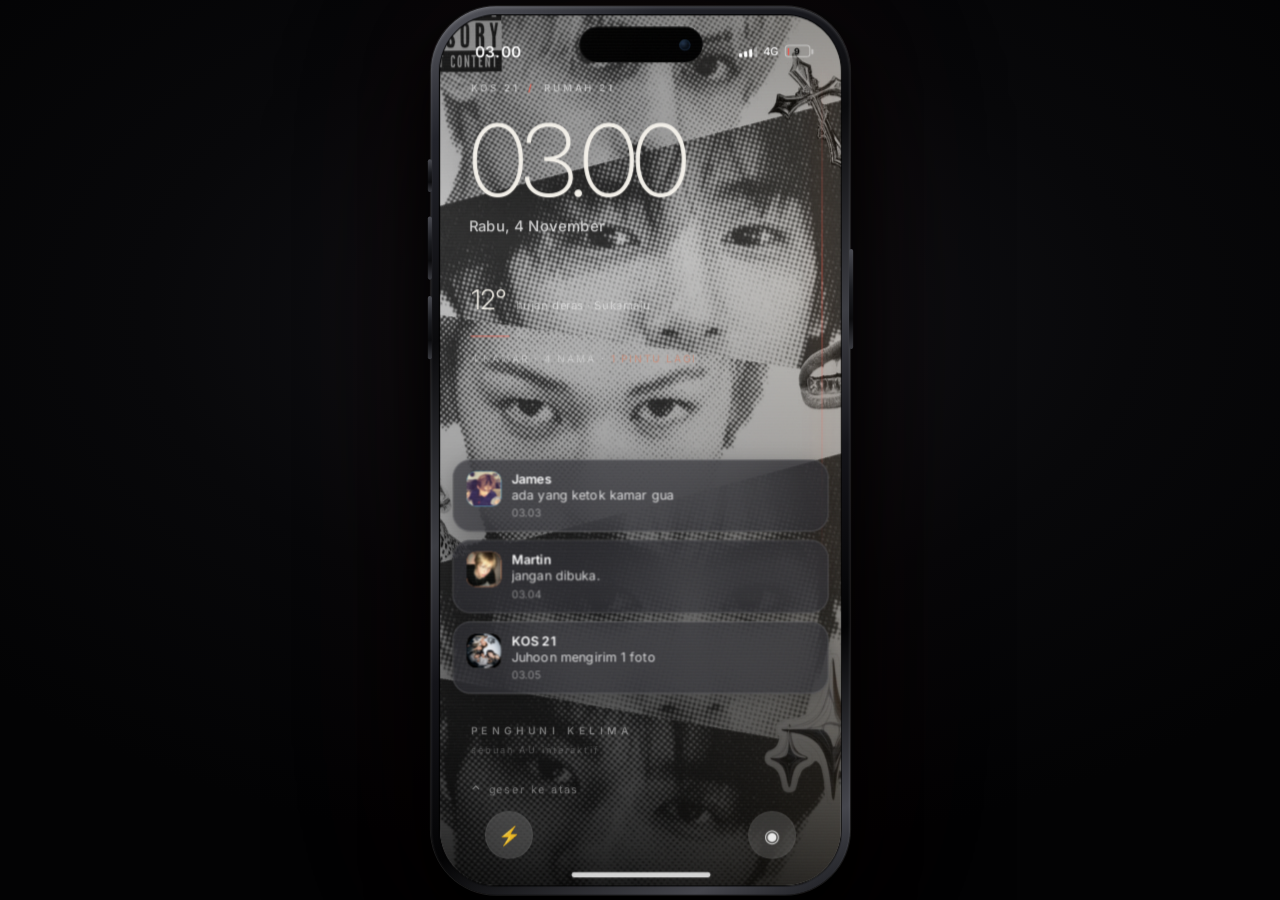
<file: index.html>
<!doctype html>
<html lang="id">
<head>
<meta charset="utf-8">
<meta name="viewport" content="width=device-width,initial-scale=1,maximum-scale=1,user-scalable=no,viewport-fit=cover">
<meta name="theme-color" content="#000000">
<meta name="apple-mobile-web-app-capable" content="yes">
<meta name="apple-mobile-web-app-status-bar-style" content="black-translucent">
<meta name="apple-mobile-web-app-title" content="KOS 21">
<title>KOS 21 — PENGHUNI KELIMA</title>
<link rel="manifest" href="manifest.webmanifest">
<link rel="icon" type="image/png" href="icon-192.png">
<link rel="apple-touch-icon" href="icon-192.png">
<link rel="preconnect" href="https://fonts.googleapis.com">
<link rel="preconnect" href="https://fonts.gstatic.com" crossorigin>
<link href="https://fonts.googleapis.com/css2?family=Inter:opsz,wght@14..32,100..900&display=swap" rel="stylesheet">
<link rel="stylesheet" href="style.css?v=20261025ah">
</head>
<body>
<div id="stage">
  <div id="phone">
   <div id="screen">

    <div id="sb">
      <b id="clk">03.00</b>
      <span class="r">
        <span class="sig"><i></i><i></i><i></i><i></i></span>
        <span class="net">4G</span>
        <span class="bat"><i style="width:9%"></i><b>9</b></span>
      </span>
    </div>
    <div id="isl"></div>

    <!-- ================= LOCK ================= -->
    <section class="scr on" id="lock">
      <div class="lk-wall" id="lkWall"></div>
      <div class="lk-door"></div>
      <div class="lk-shade"></div>
      <div class="lk-head">
        <span class="lk-eyebrow">KOS 21 <i>/</i> RUMAH 21</span>
        <span class="lk-lock">⌂</span>
      </div>
      <div class="lk-clock">
        <div class="lk-time" id="lkTime">03.00</div>
        <div class="lk-date" id="lkDate">Rabu, 4 November</div>
      </div>
      <div class="lk-cond"><b>12°</b><span>hujan deras · Sukamaju</span></div>
      <div class="lk-rule"><i></i></div>
      <div class="lk-meta">4 kamar · 4 nama · <em>1 pintu lagi</em></div>
      <div class="lk-notifs" id="lkNotifs"></div>
      <div class="lk-brand">PENGHUNI KELIMA<small>sebuah AU interaktif</small></div>
      <div class="lk-hint" id="lkHint"><b>⌃</b> geser ke atas</div>
      <div class="lk-actions"><div class="lk-act">⚡</div><div class="lk-act">◉</div></div>
    </section>

    <!-- ================= PASSCODE ================= -->
    <section class="scr" id="pass">
      <div class="ps-top">
        <div class="ps-icon">⌂</div>
        <h3>Masukkan Kode</h3>
        <p id="passHint">4 angka</p>
        <div id="dots"><i></i><i></i><i></i><i></i></div>
      </div>
      <div id="pad"></div>
      <div class="ps-foot"><span>Darurat</span><span id="passCancel">Batal</span></div>
    </section>

    <!-- ================= HOME ================= -->
    <section class="scr" id="home">
      <div class="hm-wall" id="hmWall"></div>
      <div class="hm-shade"></div>
      <div class="hm-widget">
        <div class="w-top">
          <span>RABU</span><span>4 NOVEMBER</span>
        </div>
        <div class="w-temp">12°<small>Sukamaju</small></div>
        <div class="w-line">Hujan deras diperkirakan 3 hari.</div>
      </div>
      <div class="hm-grid" id="hmGrid"></div>
      <div class="hm-dots"><i class="on"></i><i></i></div>
      <div class="hm-dock" id="hmDock"></div>
    </section>

    <!-- ================= APP ================= -->
    <section class="scr app" id="app">
      <header id="appBar"></header>
      <div id="appBody"></div>
      <div id="appFoot"></div>
    </section>

    <!-- ================= OVERLAYS ================= -->
    <div id="banner"></div>
    <div id="callScr"></div>
    <div id="endScr"></div>
    <div id="modal"></div>
    <div id="fx">
      <div class="grain" id="grain"></div>
      <div class="scan"></div>
      <div class="vig"></div>
      <div class="black" id="black"></div>
      <div class="red" id="red"></div>
    </div>

    <div id="homebar"></div>
   </div>

   <span class="side mute"></span>
   <span class="side vup"></span>
   <span class="side vdn"></span>
   <span class="side pwr"></span>
  </div>
</div>

<script src="suara/daftar.js"></script>
<script src="data.js?v=20261025ah"></script>
<script src="app.js?v=20261025ah"></script>
</body>
</html>
</file>
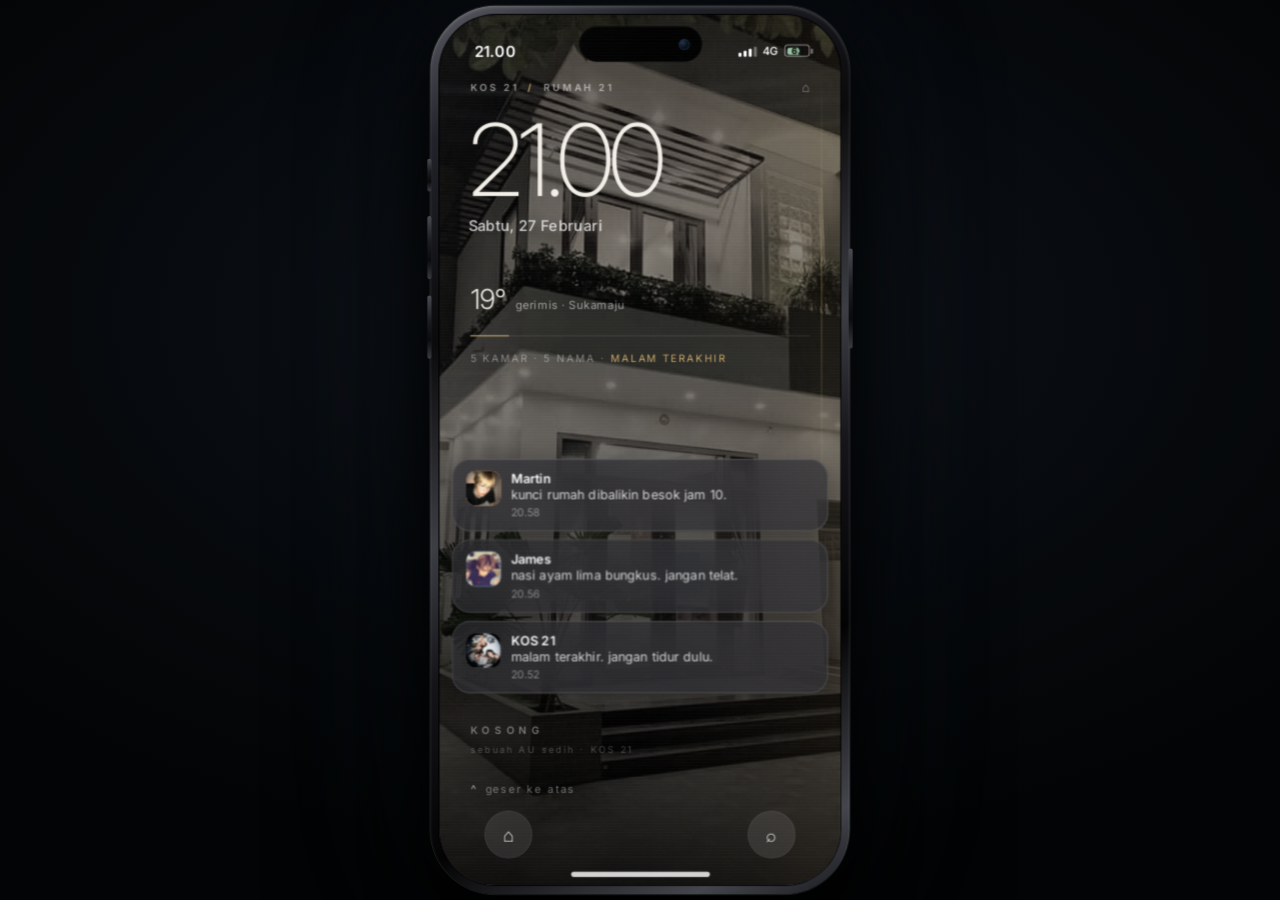
<file: KOS21-SEDIH/index.html>
<!doctype html>
<html lang="id">
<head>
<meta charset="utf-8">
<meta name="viewport" content="width=device-width,initial-scale=1,maximum-scale=1,user-scalable=no,viewport-fit=cover">
<meta name="theme-color" content="#0b0d12">
<meta name="apple-mobile-web-app-capable" content="yes">
<meta name="apple-mobile-web-app-status-bar-style" content="black-translucent">
<meta name="apple-mobile-web-app-title" content="KOSONG">
<meta name="description" content="KOSONG — AU sedih dari KOS 21. Malam terakhir lima orang di rumah 21.">
<title>KOSONG — KOS 21</title>
<link rel="manifest" href="manifest.webmanifest">
<link rel="icon" type="image/png" href="icon-192.png">
<link rel="apple-touch-icon" href="icon-192.png">
<link rel="preconnect" href="https://fonts.googleapis.com">
<link rel="preconnect" href="https://fonts.gstatic.com" crossorigin>
<link href="https://fonts.googleapis.com/css2?family=Inter:opsz,wght@14..32,100..900&display=swap" rel="stylesheet">
<link rel="stylesheet" href="style.css?v=20261028d">
</head>
<body>
<div id="stage">
  <div id="phone">
   <div id="screen">

    <div id="sb">
      <b id="clk">21.00</b>
      <span class="r">
        <span class="sig"><i></i><i></i><i></i><i></i></span>
        <span class="net">4G</span>
        <span class="bat"><i style="width:63%"></i><b>63</b></span>
      </span>
    </div>
    <div id="isl"></div>

    <!-- ================= LOCK ================= -->
    <section class="scr on" id="lock">
      <div class="lk-wall" id="lkWall"></div>
      <div class="lk-door"></div>
      <div class="lk-shade"></div>
      <div class="lk-head">
        <span class="lk-eyebrow">KOS 21 <i>/</i> RUMAH 21</span>
        <span class="lk-lock">⌂</span>
      </div>
      <div class="lk-clock">
        <div class="lk-time" id="lkTime">21.00</div>
        <div class="lk-date" id="lkDate">Sabtu, 27 Februari</div>
      </div>
      <div class="lk-cond"><b>19°</b><span>gerimis · Sukamaju</span></div>
      <div class="lk-rule"><i></i></div>
      <div class="lk-meta">5 kamar · 5 nama · <em>malam terakhir</em></div>
      <div class="lk-notifs" id="lkNotifs"></div>
      <div class="lk-brand">KOSONG<small>sebuah AU sedih · KOS 21</small></div>
      <div class="lk-hint" id="lkHint"><b>^</b> geser ke atas</div>
      <div class="lk-actions"><div class="lk-act">⌂</div><div class="lk-act">⌕</div></div>
    </section>

    <!-- ================= PASSCODE ================= -->
    <section class="scr" id="pass">
      <div class="ps-top">
        <div class="ps-icon">⌂</div>
        <h3>Masukkan Kode</h3>
        <p id="passHint">4 angka</p>
        <div id="dots"><i></i><i></i><i></i><i></i></div>
      </div>
      <div id="pad"></div>
      <div id="passFoot"><span>Darurat</span><span id="passCancel">Batal</span></div>
    </section>

    <!-- ================= HOME ================= -->
    <section class="scr" id="home">
      <div class="hm-wall" id="hmWall"></div>
      <div class="hm-shade"></div>
      <div class="hm-widget">
        <div class="w-top">
          <span>SABTU</span><span>27 FEBRUARI</span>
        </div>
        <div class="w-temp">19°<small>Sukamaju</small></div>
        <div class="w-line">Gerimis. Katanya hujan sampai pagi.</div>
      </div>
      <div class="hm-grid" id="hmGrid"></div>
      <div class="hm-dots"><i class="on"></i><i></i></div>
      <div class="hm-dock" id="hmDock"></div>
    </section>

    <!-- ================= APP ================= -->
    <section class="scr app" id="app">
      <header id="appBar"></header>
      <div id="appBody"></div>
      <div id="appFoot"></div>
    </section>

    <!-- ================= OVERLAYS ================= -->
    <div id="banner"></div>
    <div id="callScr"></div>
    <div id="endScr"></div>
    <div id="modal"></div>
    <div id="fx">
      <div class="grain" id="grain"></div>
      <div class="scan"></div>
      <div class="vig"></div>
      <div class="black" id="black"></div>
      <div class="red" id="red"></div>
    </div>

    <div id="homebar"></div>
   </div>

   <span class="side mute"></span>
   <span class="side vup"></span>
   <span class="side vdn"></span>
   <span class="side pwr"></span>
  </div>
</div>

<script src="data.js?v=20261028d"></script>
<script src="app.js?v=20261028d"></script>
</body>
</html>
</file>
<file: style.css>
/* ============================================================
   KOS 21 — PENGHUNI KELIMA
   style.css
   ============================================================ */
*{margin:0;padding:0;box-sizing:border-box;-webkit-tap-highlight-color:transparent}
html,body{height:100%}
body{
  background:#040405;color:#fff;overflow:hidden;
  font-family:Inter,-apple-system,"Segoe UI",Roboto,sans-serif;
  display:grid;place-items:center;
  -webkit-font-smoothing:antialiased;
}
#stage{width:100vw;height:100vh;display:grid;place-items:center;position:relative;
  background:radial-gradient(70% 60% at 50% 35%,#141418 0%,#08080a 55%,#030304 100%)}
#phone{
  position:relative;width:411px;height:871px;flex:none;padding:9px;
  border-radius:64px;
  background:linear-gradient(150deg,#5b5c63 0%,#22232a 12%,#0a0a0c 30%,#3d3e44 48%,#141419 60%,#030304 76%,#45464d 92%,#191a1e 100%);
  box-shadow:
    0 0 0 1px rgba(255,255,255,.10),
    0 2px 3px rgba(255,255,255,.16) inset,
    0 26px 60px rgba(0,0,0,.92),
    0 60px 140px rgba(0,0,0,.85),
    0 0 160px rgba(120,20,20,.10);
  transform-origin:center center;
  user-select:none;
}
#screen{
  position:relative;width:393px;height:853px;border-radius:55px;overflow:hidden;
  background:#000;isolation:isolate;
  box-shadow:0 0 0 1px rgba(0,0,0,.9),0 0 18px rgba(0,0,0,.9) inset;
}
#screen::before{
  content:"";position:absolute;inset:0;z-index:67;pointer-events:none;
  background:linear-gradient(118deg,rgba(255,255,255,.05) 0%,rgba(255,255,255,.012) 18%,transparent 34%);
  mix-blend-mode:screen;
}
.side{position:absolute;background:linear-gradient(180deg,#4a4b52,#1b1c20 40%,#0b0b0d 70%,#3a3b41);border-radius:2px;z-index:-1}
.side.mute{left:-3px;top:150px;width:4px;height:32px}
.side.vup{left:-3px;top:206px;width:4px;height:62px}
.side.vdn{left:-3px;top:284px;width:4px;height:62px}
.side.pwr{right:-3px;top:238px;width:4px;height:98px}
#homebar{position:absolute;left:50%;bottom:8px;transform:translateX(-50%);width:136px;height:5px;border-radius:3px;background:rgba(255,255,255,.82);z-index:69;pointer-events:none}
::-webkit-scrollbar{width:0;height:0;display:none}
button{font:inherit;color:inherit;background:none;border:0;cursor:pointer}
b,strong{font-weight:600}

/* ---------- status bar / island ---------- */
#sb{
  position:absolute;top:0;left:0;right:0;height:54px;z-index:55;
  display:flex;align-items:center;justify-content:space-between;
  padding:16px 30px 0 34px;font-size:15px;font-weight:600;letter-spacing:.1px;
  color:#fff;pointer-events:none;text-shadow:0 1px 2px rgba(0,0,0,.35);
}
#sb .r{display:flex;align-items:center;gap:6px}
#sb .sig{display:flex;align-items:flex-end;gap:2px;height:11px}
#sb .sig i{width:3px;background:#fff;border-radius:1px}
#sb .sig i:nth-child(1){height:4px}
#sb .sig i:nth-child(2){height:6px}
#sb .sig i:nth-child(3){height:8px}
#sb .sig i:nth-child(4){height:10px;opacity:.35}
#sb .net{font-size:11px;font-weight:600;opacity:.9}
#sb .bat{position:relative;width:25px;height:12px;border:1.5px solid rgba(255,255,255,.5);border-radius:3.5px;display:flex;align-items:center;padding:1.5px}
#sb .bat::after{content:"";position:absolute;right:-4px;top:3px;width:2px;height:5px;background:rgba(255,255,255,.45);border-radius:0 1px 1px 0}
#sb .bat i{display:block;height:100%;background:#ff453a;border-radius:2px}
#sb .bat b{position:absolute;left:0;right:0;text-align:center;font-size:8.5px;font-weight:700;color:#000;line-height:9px}
#isl{
  position:absolute;top:11px;left:50%;transform:translateX(-50%);
  width:121px;height:35px;background:#000;border-radius:19px;z-index:60;pointer-events:none;
  box-shadow:0 0 0 1px rgba(255,255,255,.04) inset;
}
#isl::after{
  content:"";position:absolute;right:12px;top:50%;transform:translateY(-50%);
  width:11px;height:11px;border-radius:50%;
  background:radial-gradient(circle at 34% 32%,#22334a 0%,#0a1018 45%,#02040a 100%);
  box-shadow:inset 0 0 2px rgba(90,150,220,.45);
}

/* ---------- screens ---------- */
.scr{position:absolute;inset:0;display:none;overflow:hidden;background:#000}
.scr.on{display:block;animation:scrIn .32s cubic-bezier(.22,.61,.36,1)}
@keyframes scrIn{from{opacity:0;transform:scale(1.02)}to{opacity:1;transform:none}}

/* ---------- lock ---------- */
#lock{background:#000}
.lk-wall{position:absolute;inset:0;background-size:cover;background-position:center;transform:scale(1.06);filter:saturate(.85) brightness(.78)}
.lk-shade{position:absolute;inset:0;background:
  linear-gradient(180deg,rgba(0,0,0,.28) 0%,rgba(0,0,0,0) 26%,rgba(0,0,0,.28) 66%,rgba(0,0,0,.86) 100%)}
#lock::before{
  content:"";position:absolute;inset:0;z-index:0;pointer-events:none;
  background:
    radial-gradient(55% 32% at 76% 10%,rgba(126,158,196,.20),transparent 70%),
    radial-gradient(70% 40% at 20% 88%,rgba(90,40,40,.16),transparent 72%);
}
.lk-door{
  position:absolute;top:0;right:0;width:52%;height:100%;z-index:1;pointer-events:none;
  background:linear-gradient(90deg,transparent 0%,rgba(190,160,110,.035) 55%,rgba(190,160,110,.09) 100%);
}
.lk-door::after{
  content:"";position:absolute;top:6%;bottom:34%;right:9%;width:1px;
  background:linear-gradient(180deg,transparent,rgba(255,92,72,.55) 40%,rgba(255,92,72,.22) 72%,transparent);
  box-shadow:0 0 20px rgba(255,72,54,.4);
  animation:doorGlow 5.5s ease-in-out infinite;
}
@keyframes doorGlow{0%,100%{opacity:.35}50%{opacity:.9}}
.lk-head{
  position:absolute;top:62px;left:30px;right:30px;z-index:2;
  display:flex;align-items:center;justify-content:space-between;
}
.lk-eyebrow{font-size:9.5px;letter-spacing:.28em;color:rgba(255,255,255,.55);font-weight:600}
.lk-eyebrow i{font-style:normal;color:rgba(255,92,72,.85);padding:0 4px}
.lk-lock{font-size:13px;color:rgba(255,255,255,.5)}
.lk-clock{position:absolute;top:96px;left:28px;right:28px;z-index:2}
.lk-time{
  font-size:98px;font-weight:200;letter-spacing:-5px;line-height:.94;
  color:#f4f1ea;text-shadow:0 4px 30px rgba(0,0,0,.55);
}
.lk-date{font-size:14.5px;font-weight:500;color:rgba(255,255,255,.78);margin-top:10px;letter-spacing:.2px}
.lk-cond{
  position:absolute;top:262px;left:30px;z-index:2;
  display:flex;align-items:baseline;gap:10px;
}
.lk-cond b{font-size:27px;font-weight:300;letter-spacing:-.6px;color:#f1eee6}
.lk-cond span{font-size:11px;color:rgba(255,255,255,.55);letter-spacing:.04em}
.lk-rule{position:absolute;top:314px;left:30px;right:30px;height:1px;z-index:2;background:rgba(255,255,255,.1)}
.lk-rule i{display:block;width:38px;height:1px;background:rgba(255,92,72,.7)}
.lk-meta{
  position:absolute;top:330px;left:30px;right:30px;z-index:2;
  font-size:10px;letter-spacing:.18em;text-transform:uppercase;color:rgba(255,255,255,.42)
}
.lk-meta em{font-style:normal;color:#c98f7d;letter-spacing:.18em}
.lk-notifs{position:absolute;left:12px;right:12px;bottom:188px;display:flex;flex-direction:column;gap:8px;z-index:2}
.nt{
  display:flex;gap:10px;align-items:flex-start;
  background:rgba(44,44,50,.66);backdrop-filter:blur(26px);-webkit-backdrop-filter:blur(26px);
  border:1px solid rgba(255,255,255,.14);border-radius:18px;padding:11px 13px;
  box-shadow:0 6px 24px rgba(0,0,0,.28);
  animation:ntIn .5s cubic-bezier(.22,.61,.36,1) both;
}
@keyframes ntIn{from{opacity:0;transform:translateY(14px) scale(.97)}to{opacity:1;transform:none}}
.nt .ic{width:34px;height:34px;flex:none;border-radius:9px;display:grid;place-items:center;font-size:15px;font-weight:700;overflow:hidden}
.nt .ic img{width:100%;height:100%;object-fit:cover}
.nt .tx{min-width:0;flex:1}
.nt .tx b{font-size:12.5px;display:block;margin-bottom:1px;color:#fff}
.nt .tx p{font-size:12.5px;color:rgba(255,255,255,.82);line-height:1.32;overflow:hidden;display:-webkit-box;-webkit-line-clamp:2;-webkit-box-orient:vertical}
.nt .tx small{display:block;font-size:10.5px;color:rgba(255,255,255,.45);margin-top:2px}
.lk-brand{
  position:absolute;left:30px;right:30px;bottom:128px;z-index:2;
  font-size:10px;letter-spacing:.44em;color:rgba(255,255,255,.42);font-weight:600
}
.lk-brand small{display:block;margin-top:7px;font-size:9px;letter-spacing:.22em;font-weight:400;color:rgba(255,255,255,.26)}
.lk-hint{
  position:absolute;left:30px;right:30px;bottom:86px;z-index:2;
  display:flex;align-items:center;gap:7px;
  font-size:10.5px;letter-spacing:.16em;color:rgba(255,255,255,.4);
  animation:hintPulse 2.6s ease-in-out infinite
}
.lk-hint b{font-size:12px;color:rgba(255,255,255,.55);font-weight:400}
.lk-actions{position:absolute;left:0;right:0;bottom:26px;z-index:2;display:flex;justify-content:space-between;padding:0 44px}
.lk-act{width:47px;height:47px;border-radius:50%;background:rgba(255,255,255,.14);backdrop-filter:blur(14px);-webkit-backdrop-filter:blur(14px);display:grid;place-items:center;font-size:18px;color:rgba(255,255,255,.9);cursor:pointer;border:1px solid rgba(255,255,255,.06)}
.lk-act:active{background:rgba(255,255,255,.28)}
@keyframes hintPulse{0%,100%{opacity:.25;transform:translateY(0)}50%{opacity:.7;transform:translateY(-3px)}}

/* ---------- passcode ---------- */
#pass{background:radial-gradient(120% 80% at 50% 0%,#151519 0%,#050506 60%,#000 100%);text-align:center}
.ps-top{padding-top:92px}
.ps-icon{font-size:16px;opacity:.55;margin-bottom:18px}
#pass h3{font-size:16px;font-weight:600;letter-spacing:.2px}
#passHint{font-size:12px;color:#8e8e93;margin-top:6px;min-height:16px}
#dots{display:flex;gap:19px;justify-content:center;margin:22px 0 0}
#dots i{width:12px;height:12px;border-radius:50%;border:1.4px solid #5a5a5f;transition:.15s}
#dots i.on{background:#fff;border-color:#fff}
#pass.err #dots{animation:shk .35s}
@keyframes shk{0%,100%{transform:none}20%{transform:translateX(-9px)}50%{transform:translateX(8px)}80%{transform:translateX(-4px)}}
#pad{display:grid;grid-template-columns:repeat(3,74px);gap:20px 26px;justify-content:center;margin-top:34px}
#pad b{
  width:74px;height:74px;border-radius:50%;display:grid;place-items:center;
  background:rgba(255,255,255,.1);font-size:30px;font-weight:400;cursor:pointer;
  transition:background .12s,transform .12s
}
#pad b:active{background:rgba(255,255,255,.26);transform:scale(.96)}
#pad b.fn{background:transparent;font-size:13px;letter-spacing:.02em;color:#cfcfd4}
#passFoot{position:absolute;left:34px;right:34px;bottom:38px;display:flex;justify-content:space-between;font-size:13.5px;color:#8e8e93}
#passFoot #passCancel{color:#0a84ff;cursor:pointer}

/* ---------- home ---------- */
#home{background:#000}
.hm-wall{position:absolute;inset:0;background-size:cover;background-position:center;filter:saturate(.8) brightness(.62);transform:scale(1.04)}
.hm-shade{position:absolute;inset:0;background:linear-gradient(180deg,rgba(0,0,0,.35),rgba(0,0,0,.62))}
.hm-widget{
  position:absolute;top:62px;left:18px;right:18px;z-index:2;
  background:rgba(20,20,24,.5);backdrop-filter:blur(18px);-webkit-backdrop-filter:blur(18px);
  border:1px solid rgba(255,255,255,.08);border-radius:22px;padding:14px 16px;
}
.w-top{display:flex;justify-content:space-between;font-size:9.5px;letter-spacing:.18em;color:rgba(255,255,255,.5);font-weight:600}
.w-temp{font-size:38px;font-weight:300;letter-spacing:-1.5px;margin-top:6px;display:flex;align-items:flex-start;gap:8px}
.w-temp small{font-size:11px;font-weight:600;letter-spacing:.04em;margin-top:9px;color:rgba(255,255,255,.6)}
.w-line{font-size:11px;color:rgba(255,255,255,.55);margin-top:2px}
.hm-grid{
  position:absolute;top:196px;left:16px;right:16px;z-index:2;
  display:grid;grid-template-columns:repeat(4,1fr);gap:20px 6px
}
.ic{display:flex;flex-direction:column;align-items:center;gap:6px;cursor:pointer;min-width:0}
.ic u{
  position:relative;width:58px;height:58px;border-radius:16px;display:grid;place-items:center;
  text-decoration:none;box-shadow:0 4px 14px rgba(0,0,0,.35);
  transition:transform .14s;
}
.ic:active u{transform:scale(.9)}
.ic u svg{width:31px;height:31px;display:block}
.ic span{font-size:10.5px;color:#fff;max-width:100%;overflow:hidden;text-overflow:ellipsis;white-space:nowrap;text-shadow:0 1px 3px rgba(0,0,0,.6)}
.ic .bd{
  position:absolute;top:-4px;right:-4px;min-width:19px;height:19px;border-radius:10px;
  background:#ff453a;color:#fff;font-size:11px;font-weight:600;font-style:normal;
  display:grid;place-items:center;padding:0 5px;box-shadow:0 0 0 2px rgba(0,0,0,.25)
}
.hm-dots{position:absolute;bottom:126px;left:0;right:0;display:flex;justify-content:center;gap:7px;z-index:2}
.hm-dots i{width:5px;height:5px;border-radius:50%;background:rgba(255,255,255,.3)}
.hm-dots i.on{background:#fff}
.hm-dock{
  position:absolute;bottom:18px;left:14px;right:14px;z-index:2;
  background:rgba(255,255,255,.09);backdrop-filter:blur(22px);-webkit-backdrop-filter:blur(22px);
  border:1px solid rgba(255,255,255,.09);border-radius:30px;
  padding:10px 12px 9px;display:grid;grid-template-columns:repeat(4,1fr);gap:8px
}
.hm-dock .ic u{box-shadow:none;width:54px;height:54px}
.hm-dock .ic span{display:none}

/* ---------- app shell ---------- */
#app{background:#000}
#appBar{
  position:absolute;top:0;left:0;right:0;height:92px;z-index:20;
  padding:48px 14px 0;display:flex;align-items:center;gap:8px;
  background:rgba(7,7,9,.82);backdrop-filter:blur(22px);-webkit-backdrop-filter:blur(22px);
  border-bottom:1px solid rgba(255,255,255,.075);
}
.ab-back{width:30px;height:30px;border-radius:50%;display:grid;place-items:center;font-size:24px;line-height:1;color:#0a84ff;flex:none;margin-left:-4px}
.ab-back:active{background:rgba(255,255,255,.08)}
.ab-t{flex:1;min-width:0}
.ab-t b{display:block;font-size:15px;font-weight:600;white-space:nowrap;overflow:hidden;text-overflow:ellipsis}
.ab-t small{display:block;font-size:10.5px;color:#8e8e93;margin-top:1px;white-space:nowrap;overflow:hidden;text-overflow:ellipsis}
.ab-r{display:flex;gap:12px;align-items:center;font-size:17px;color:#0a84ff;flex:none}
#appBody{position:absolute;inset:92px 0 0 0;overflow-y:auto;overflow-x:hidden;-webkit-overflow-scrolling:touch}
#appFoot{position:absolute;left:0;right:0;bottom:0;z-index:30;display:none}

/* ---------- lists ---------- */
.list{padding:6px 0 30px}
.li{display:flex;gap:12px;align-items:center;padding:11px 16px;cursor:pointer;position:relative}
.li:active{background:rgba(255,255,255,.06)}
.av{
  width:48px;height:48px;border-radius:50%;flex:none;overflow:hidden;position:relative;
  display:grid;place-items:center;font-size:17px;font-weight:600;color:#fff;
  background:var(--c,#333);box-shadow:inset 0 0 0 1px rgba(255,255,255,.1)
}
.av img{width:100%;height:100%;object-fit:cover}
.av.grp{background:linear-gradient(150deg,#3a3f4b,#15171b)}
.av.sm{width:26px;height:26px;font-size:11px;border-radius:50%}
.li-c{flex:1;min-width:0;border-bottom:1px solid rgba(255,255,255,.07);padding-bottom:11px;margin-top:-11px;padding-top:11px}
.li:last-child .li-c{border-bottom:0}
.li-t{display:flex;justify-content:space-between;align-items:baseline;gap:8px}
.li-t b{font-size:14.5px;font-weight:600;white-space:nowrap;overflow:hidden;text-overflow:ellipsis}
.li-t small{font-size:11px;color:#8e8e93;flex:none}
.li p{font-size:12.5px;color:#8e8e93;margin-top:2px;line-height:1.35;overflow:hidden;display:-webkit-box;-webkit-line-clamp:2;-webkit-box-orient:vertical}
.li .bd{min-width:20px;height:20px;border-radius:10px;background:#ff453a;color:#fff;font-size:11.5px;font-weight:600;display:grid;place-items:center;padding:0 5px;font-style:normal}
.sec{padding:16px 16px 7px;font-size:11px;letter-spacing:.09em;text-transform:uppercase;color:#6f6f75;font-weight:600}

/* ---------- chat ---------- */
.chatwrap{position:absolute;inset:0;display:flex;flex-direction:column;overflow:hidden}
.chat{flex:1;overflow-y:auto;padding:14px 12px 6px;display:flex;flex-direction:column;gap:2px}
.sys{text-align:center;font-size:10.5px;color:#7c7c82;margin:12px 0 8px;letter-spacing:.02em}
.msg{display:flex;gap:7px;align-items:flex-end;margin:1.5px 0;max-width:100%}
.msg.me{justify-content:flex-end}
.mw{max-width:78%;display:flex;flex-direction:column;gap:2px}
.msg.me .mw{align-items:flex-end}
.who{font-size:10px;color:#9a9a9f;margin:2px 0 1px 11px}
.bb{
  background:#232327;color:#fff;font-size:14px;line-height:1.38;
  padding:7px 12px;border-radius:17px;border-bottom-left-radius:6px;
  max-width:100%;word-break:break-word;white-space:pre-wrap;
  animation:bbIn .22s ease both
}
@keyframes bbIn{from{opacity:0;transform:translateY(5px) scale(.985)}to{opacity:1;transform:none}}
.msg.me .bb{background:#0a84ff;border-bottom-left-radius:17px;border-bottom-right-radius:6px}
.bb.img{padding:3px;overflow:hidden;width:216px;background:#1b1b1f}
.bb.img img{width:100%;height:270px;object-fit:cover;border-radius:14px;display:block;background:#111}
.bb.img .cap{display:block;font-size:11px;color:#9a9a9f;padding:6px 8px 4px;line-height:1.35}
.bb.sysline{background:transparent;color:#8e8e93;font-style:italic;font-size:12.5px;padding:4px 0}
.typing{display:flex;gap:4px;background:#232327;padding:11px 14px;border-radius:17px;border-bottom-left-radius:6px;width:fit-content;margin:2px 0 2px 33px}
.typing i{width:6px;height:6px;border-radius:50%;background:#7d7d84;animation:tp 1.1s infinite}
.typing i:nth-child(2){animation-delay:.16s}
.typing i:nth-child(3){animation-delay:.32s}
@keyframes tp{0%,60%,100%{opacity:.3;transform:translateY(0)}30%{opacity:1;transform:translateY(-3px)}}
.chat-foot{flex:none;position:relative;padding-bottom:8px;background:linear-gradient(180deg,transparent,#000 18%)}
.choices{display:flex;flex-direction:column;gap:7px;padding:10px 12px 4px}
.choices button{
  text-align:left;font-size:13px;line-height:1.32;color:#e8e8ec;
  border:1px solid rgba(255,255,255,.2);border-radius:15px;padding:9px 13px;
  background:rgba(255,255,255,.045);animation:chIn .3s ease both
}
.choices button:active{background:rgba(10,132,255,.25);border-color:#0a84ff}
.choices button.locked{opacity:.4;font-style:italic}
.choices button small{display:block;font-size:10px;color:#8e8e93;margin-top:2px}
@keyframes chIn{from{opacity:0;transform:translateY(8px)}to{opacity:1;transform:none}}
.composer{display:flex;align-items:center;gap:9px;padding:8px 12px 10px}
.composer .plus{width:30px;height:30px;border-radius:50%;background:rgba(255,255,255,.14);display:grid;place-items:center;font-size:17px;color:#bdbdc3}
.composer .cf{flex:1;height:34px;border-radius:18px;border:1px solid rgba(255,255,255,.16);display:flex;align-items:center;padding:0 13px;font-size:13px;color:#6f6f75}
.composer .send{width:30px;height:30px;border-radius:50%;background:#0a84ff;display:grid;place-items:center;font-size:15px}

/* ---------- notes ---------- */
.doc{padding:16px 20px 60px;font-size:14px;line-height:1.75;color:#ddd}
.doc h1{font-size:22px;line-height:1.25;margin-bottom:4px;font-weight:600;color:#fff}
.doc .meta{font-size:11px;color:#7c7c82;margin-bottom:18px}
.doc p{margin:0 0 12px;white-space:pre-wrap}
.doc .warn{color:#ff6b6b}
.note-ic{width:42px;height:42px;border-radius:9px;background:#f7c422;display:grid;place-items:center;flex:none}
.note-ic::after{content:"";width:20px;height:14px;border-top:2px solid #7a5f00;border-bottom:2px solid #7a5f00}

/* ---------- photos ---------- */
.pgrid{display:grid;grid-template-columns:repeat(3,1fr);gap:2px;padding:2px 0 30px}
.ph{position:relative;aspect-ratio:1/1;overflow:hidden;background:#141416;cursor:pointer}
.ph img{width:100%;height:100%;object-fit:cover;display:block;transition:transform .3s}
.ph:active img{transform:scale(1.05)}
.ph .tag{position:absolute;left:5px;bottom:4px;font-size:8.5px;color:rgba(255,255,255,.75);text-shadow:0 1px 2px #000}
.pview{position:absolute;inset:0;background:#000;z-index:5;display:flex;flex-direction:column;animation:scrIn .22s}
.pview .pv-h{height:92px;display:flex;align-items:flex-end;justify-content:space-between;padding:0 16px 12px;flex:none}
.pview .pv-h button{font-size:14px;color:#0a84ff}
.pview .pv-img{flex:1;display:grid;place-items:center;overflow:hidden}
.pview .pv-img img{max-width:100%;max-height:100%;object-fit:contain}
.pview .pv-cap{padding:14px 20px 40px;font-size:12.5px;color:#9a9a9f;line-height:1.5;flex:none}
.addph{display:grid;place-items:center;aspect-ratio:1/1;background:#141416;color:#0a84ff;font-size:26px;cursor:pointer;border:1px dashed rgba(255,255,255,.12)}

/* ---------- mail ---------- */
.mailbody{padding:18px 20px 60px;font-size:13.5px;line-height:1.7;color:#cfcfd4}
.mailbody h2{font-size:18px;color:#fff;margin-bottom:12px;line-height:1.3;font-weight:600}
.mailbody .mfrom{font-size:12px;color:#8e8e93;margin-bottom:18px;line-height:1.6}
.mailbody .quote{border-left:2px solid #333;padding-left:12px;color:#9a9a9f;margin-top:16px;font-size:12.5px}
.mailbody hr{border:0;border-top:1px solid #222;margin:16px 0}
.mailbody .big{font-size:20px;color:#fff;font-weight:600;letter-spacing:.02em}

/* ---------- calendar ---------- */
.cal{padding:10px 14px 40px}
.cal-h{display:grid;grid-template-columns:repeat(7,1fr);gap:4px;margin-bottom:6px}
.cal-h span{text-align:center;font-size:10px;color:#6f6f75;font-weight:600}
.cal-g{display:grid;grid-template-columns:repeat(7,1fr);gap:4px}
.cell{height:46px;border-radius:9px;display:flex;flex-direction:column;align-items:center;justify-content:center;font-size:12.5px;color:#9a9a9f;position:relative}
.cell.dim{opacity:.25}
.cell.today{background:#ff453a;color:#fff;font-weight:600}
.cell.mark{color:#fff;font-weight:600}
.cell.mark::after{content:"";width:4px;height:4px;border-radius:50%;background:#ff9f0a;position:absolute;bottom:8px}
.cell.today::after{background:#fff}

/* ---------- files ---------- */
.file-ic{width:40px;height:40px;border-radius:8px;display:grid;place-items:center;font-size:9.5px;font-weight:700;color:#fff;flex:none;letter-spacing:.03em}
.wave{display:flex;align-items:center;gap:2px;height:34px;margin:14px 0}
.wave i{flex:1;background:#ff9f0a;border-radius:1px;opacity:.75;transition:height .2s}

/* ---------- settings ---------- */
.grp{margin:8px 16px;background:#161618;border-radius:14px;overflow:hidden}
.grp .li{padding:12px 14px}
.grp .li-c{border-bottom:1px solid rgba(255,255,255,.06);margin:0;padding:0}
.grp .li:last-child .li-c{border:0}
.grp .li b{font-size:14px;font-weight:500}
.grp .li small{display:block;font-size:11px;color:#8e8e93;margin-top:2px}
.toggle{width:46px;height:27px;border-radius:14px;background:#39393d;position:relative;flex:none;transition:.2s}
.toggle.on{background:#30d158}
.toggle i{position:absolute;top:2.5px;left:2.5px;width:22px;height:22px;border-radius:50%;background:#fff;transition:.2s}
.toggle.on i{left:21px}

/* ---------- profile / cast ---------- */
.pcard{display:flex;gap:12px;padding:14px 16px;align-items:flex-start;border-bottom:1px solid rgba(255,255,255,.06);cursor:pointer}
.pcard .av{width:56px;height:56px;font-size:19px}
.pc-c{flex:1;min-width:0}
.pc-c b{font-size:15px;display:block}
.pc-c .u{font-size:11px;color:#8e8e93;margin-top:1px}
.pc-c p{font-size:12px;color:#a9a9b0;margin-top:5px;line-height:1.45}
.pc-c .role{display:inline-block;font-size:9.5px;letter-spacing:.08em;text-transform:uppercase;color:#0a84ff;border:1px solid rgba(10,132,255,.4);border-radius:5px;padding:2px 6px;margin-top:7px}
.fab{position:fixed;right:20px;bottom:34px;width:54px;height:54px;border-radius:50%;background:#0a84ff;display:grid;place-items:center;font-size:28px;box-shadow:0 8px 24px rgba(10,132,255,.4);z-index:40;cursor:pointer}
.modal-bg{position:absolute;inset:0;background:rgba(0,0,0,.72);backdrop-filter:blur(6px);z-index:90;display:flex;align-items:flex-end}
.modal{width:100%;max-height:88%;overflow-y:auto;background:#161618;border-radius:22px 22px 0 0;padding:20px 18px calc(24px + env(safe-area-inset-bottom));animation:mIn .3s cubic-bezier(.22,.61,.36,1)}
@keyframes mIn{from{transform:translateY(30px);opacity:.6}to{transform:none;opacity:1}}
.modal h3{font-size:17px;margin-bottom:16px;display:flex;justify-content:space-between;align-items:center}
.modal h3 button{font-size:14px;color:#0a84ff}
.fld{margin-bottom:13px}
.fld label{display:block;font-size:11px;color:#8e8e93;margin-bottom:5px;letter-spacing:.03em}
.fld input,.fld textarea,.fld select{
  width:100%;background:#232327;border:1px solid rgba(255,255,255,.1);border-radius:10px;
  padding:10px 12px;color:#fff;font-family:inherit;font-size:14px;outline:none
}
.fld input:focus,.fld textarea:focus{border-color:#0a84ff}
.fld textarea{resize:none;min-height:70px;line-height:1.5}
.fld select{appearance:none}
.av-row{display:flex;gap:14px;align-items:center;margin-bottom:15px}
.av-prev{width:64px;height:64px;border-radius:50%;overflow:hidden;background:#333;display:grid;place-items:center;font-size:22px;font-weight:600;flex:none}
.av-prev img{width:100%;height:100%;object-fit:cover}
.btn{display:block;width:100%;text-align:center;padding:12px;border-radius:12px;font-size:14px;font-weight:600;background:#0a84ff;color:#fff;margin-top:6px}
.btn.ghost{background:rgba(255,255,255,.08);color:#ddd;font-weight:500}
.btn.red{background:rgba(255,69,58,.16);color:#ff453a}
.swatches{display:flex;gap:8px;flex-wrap:wrap;margin-top:4px}
.sw{width:26px;height:26px;border-radius:50%;cursor:pointer;border:2px solid transparent}
.sw.on{border-color:#fff}

/* ---------- banner ---------- */
#banner{
  position:absolute;top:56px;left:10px;right:10px;z-index:75;
  display:flex;gap:10px;align-items:center;
  background:rgba(30,30,34,.82);backdrop-filter:blur(26px);-webkit-backdrop-filter:blur(26px);
  border:1px solid rgba(255,255,255,.12);border-radius:20px;padding:11px 13px;
  transform:translateY(-150%);opacity:0;transition:transform .42s cubic-bezier(.22,.61,.36,1),opacity .3s;
  cursor:pointer;box-shadow:0 10px 40px rgba(0,0,0,.5)
}
#banner.on{transform:none;opacity:1}
#banner .ic{width:34px;height:34px;border-radius:9px;flex:none;display:grid;place-items:center;font-weight:700;font-size:13px;overflow:hidden}
#banner .ic img{width:100%;height:100%;object-fit:cover}
#banner .bt{flex:1;min-width:0}
#banner .bt b{display:block;font-size:12px}
#banner .bt p{font-size:12px;color:#cfcfd4;white-space:nowrap;overflow:hidden;text-overflow:ellipsis}
#banner small{font-size:10px;color:#8e8e93;flex:none}

/* ---------- call ---------- */
#callScr{position:absolute;inset:0;z-index:85;display:none;background:#0a0a0c;overflow:hidden}
#callScr.on{display:block;animation:scrIn .25s}
.call{position:absolute;inset:0;display:flex;flex-direction:column;align-items:center;justify-content:space-between;padding:76px 0 54px;
  background:radial-gradient(120% 70% at 50% 0%,#1d2028 0%,#0a0a0c 60%,#000 100%)}
.call .c-info{text-align:center;z-index:2}
.call .c-av{width:104px;height:104px;border-radius:50%;margin:0 auto 18px;background:#26262b;display:grid;place-items:center;font-size:36px;font-weight:600;overflow:hidden;box-shadow:0 0 0 1px rgba(255,255,255,.12),0 0 60px rgba(255,255,255,.06)}
.call .c-av img{width:100%;height:100%;object-fit:cover}
.call h2{font-size:28px;font-weight:500;letter-spacing:-.02em}
.call .c-sub{font-size:13px;color:#9a9a9f;margin-top:6px}
.call .c-btns{display:flex;gap:70px;z-index:2}
.call .c-btns.out{gap:0}
.call .c-btns .cb{text-align:center;font-size:11px;color:#cfcfd4}
.call .c-btns .cb i{display:grid;place-items:center;width:66px;height:66px;border-radius:50%;background:#ff453a;margin:0 auto 8px;font-size:26px;font-style:normal;cursor:pointer}
.call .c-btns .cb.acc i{background:#30d158}
.call .video{position:absolute;inset:0;background:#050506;display:none;overflow:hidden}
.call.live .video{display:block}
.call .vnoise{position:absolute;inset:-20%;opacity:.16;mix-blend-mode:screen;animation:grainShift .9s steps(3) infinite;
  background-image:repeating-radial-gradient(circle at 30% 30%,rgba(255,255,255,.35) 0 1px,transparent 1px 3px);
  background-size:5px 5px}
.call.live .c-info,.call.live .c-btns{display:none}
.call .video img{width:100%;height:100%;object-fit:cover;opacity:.7;filter:grayscale(.4) contrast(1.1)}
.call .v-top{position:absolute;top:64px;left:0;right:0;text-align:center;z-index:3}
.call .v-top b{font-size:14px}
.call .v-top small{display:block;font-size:11px;color:#9a9a9f;margin-top:3px}
.call .subs{position:absolute;left:22px;right:22px;bottom:130px;text-align:center;font-size:15px;line-height:1.5;color:#fff;text-shadow:0 2px 10px #000;min-height:60px;z-index:3}
.call .subs span{display:block;animation:bbIn .3s both}
.call .endbtn{position:absolute;bottom:52px;left:50%;transform:translateX(-50%);width:64px;height:64px;border-radius:50%;background:#ff453a;display:grid;place-items:center;font-size:24px;z-index:4;cursor:pointer}

/* ---------- ending ---------- */
#endScr{position:absolute;inset:0;z-index:92;display:none;background:#050506;overflow-y:auto}
#endScr.on{display:block;animation:scrIn .6s}
.end{min-height:100%;display:flex;flex-direction:column;justify-content:center;padding:70px 30px 46px;
  background:radial-gradient(90% 60% at 50% 0%,rgba(120,20,20,.16),transparent 70%)}
.end .e-code{font-size:10px;letter-spacing:.4em;color:#8e8e93;margin-bottom:18px}
.end h2{font-size:36px;font-weight:200;letter-spacing:.22em;line-height:1.15;margin-bottom:26px;color:#f2efe8}
.end .e-body{font-size:13.5px;line-height:2;color:#b9b5ad;white-space:pre-wrap}
.end .e-body p{margin-bottom:14px}
.end .e-mark{margin-top:30px;font-size:10px;letter-spacing:.28em;color:#5a5a5f}
.end .e-btns{margin-top:34px;display:flex;flex-direction:column;gap:10px}
.end .e-btns button{padding:13px;border-radius:13px;font-size:13.5px;border:1px solid rgba(255,255,255,.16);color:#e8e4da}
.end .e-btns button.solid{background:#e8e4da;color:#0b0b0d;border-color:transparent;font-weight:600}
.end .e-arch{margin-top:26px;font-size:10px;color:#6f6f75;letter-spacing:.16em;text-align:center}

/* ---------- fx ---------- */
#fx{position:absolute;inset:0;z-index:70;pointer-events:none;overflow:hidden;border-radius:55px}
#fx .grain{position:absolute;inset:-40%;opacity:.055;background-repeat:repeat;animation:grainShift 1.1s steps(3) infinite}
@keyframes grainShift{0%{transform:translate(0,0)}33%{transform:translate(-2%,1%)}66%{transform:translate(1%,-2%)}100%{transform:translate(0,0)}}
#fx .scan{position:absolute;inset:0;background:repeating-linear-gradient(180deg,rgba(255,255,255,.026) 0 1px,transparent 1px 3px);opacity:.5;mix-blend-mode:overlay}
#fx .vig{position:absolute;inset:0;background:radial-gradient(125% 100% at 50% 50%,transparent 66%,rgba(0,0,0,.45) 100%)}
#fx .black{position:absolute;inset:0;background:#000;opacity:0;transition:opacity .12s linear}
#fx .red{position:absolute;inset:0;background:#7a0b0b;opacity:0;transition:opacity .5s}
body.glitch #screen{animation:gl .1s steps(2) infinite;filter:contrast(1.12) saturate(1.2)}
@keyframes gl{0%{transform:translate(0,0)}25%{transform:translate(-1px,1px)}50%{transform:translate(1px,-1px)}75%{transform:translate(-1px,0)}100%{transform:translate(0,1px)}}
body.glitch #fx .red{opacity:.32}
body.knock #screen{animation:kn .18s 3}
@keyframes kn{0%,100%{transform:scale(1)}40%{transform:scale(1.005) translateY(1px)}}

/* ---------- slot foto (diisi manual) ---------- */
.phimg{position:relative;width:100%;height:100%;background:#0b0c10;overflow:hidden}
.phimg img{width:100%;height:100%;object-fit:cover;display:block}
.phimg img.bad{display:none}
.phmiss{
  position:absolute;inset:0;display:flex;flex-direction:column;align-items:center;justify-content:center;
  gap:6px;text-align:center;padding:12px;cursor:pointer;
  background:repeating-linear-gradient(45deg,rgba(255,255,255,.018) 0 7px,transparent 7px 14px),#0b0c10;
  border:1px dashed rgba(255,255,255,.11);color:#63636c;
  font-size:9.5px;letter-spacing:.16em;text-transform:uppercase;line-height:1.5;
}
.phmiss small{font-size:9px;letter-spacing:.04em;text-transform:none;color:#4a4a52;display:block}
.phimg img:not(.bad) ~ .phmiss{display:none}
.bb.img .phimg{height:270px;border-radius:14px}
.ph .phimg{height:100%}
.pv-img .phimg{width:100%;height:100%}
.pv-img .phimg img{object-fit:contain}

/* kelola slot foto */
.phototip{
  margin:12px 14px 4px;padding:12px 14px;border-radius:14px;
  background:linear-gradient(180deg,rgba(120,40,40,.18),rgba(120,40,40,.06));
  border:1px solid rgba(255,255,255,.09);
}
.phototip b{display:block;font-size:12.5px;color:#e8e4da;margin-bottom:4px}
.phototip span{display:block;font-size:11px;line-height:1.65;color:#8f8a84}
.phototip u{color:#c9a86a;text-decoration:none;border-bottom:1px solid rgba(201,168,106,.4);cursor:pointer}
.slot{display:flex;align-items:center;gap:12px;padding:10px 16px;border-bottom:1px solid rgba(255,255,255,.05);cursor:pointer}
.slot:active{background:rgba(255,255,255,.04)}
.slot-th{width:46px;height:46px;border-radius:9px;overflow:hidden;flex:none;
  background:repeating-linear-gradient(45deg,rgba(255,255,255,.025) 0 5px,transparent 5px 10px),#15151a;
  border:1px dashed rgba(255,255,255,.13);display:grid;place-items:center;color:#5e5e66;font-size:16px}
.slot-th img{width:100%;height:100%;object-fit:cover;display:block}
.slot-c{flex:1;min-width:0}
.slot-c b{display:block;font-size:13px;color:#e6e2da;font-weight:500;white-space:nowrap;overflow:hidden;text-overflow:ellipsis}
.slot-c small{display:block;font-size:10.5px;color:#7a7a82;margin-top:3px}
.slot .del{width:26px;height:26px;border-radius:50%;display:grid;place-items:center;flex:none;
  background:rgba(255,69,58,.13);color:#ff6b62;font-size:11px;cursor:pointer}

/* kecepatan */
.spd{
  font-size:11px;font-weight:700;color:#0a84ff;border:1px solid rgba(10,132,255,.45);
  border-radius:8px;padding:3px 7px;letter-spacing:.02em;cursor:pointer;min-width:30px;text-align:center
}
.spd:active{background:rgba(10,132,255,.18)}

/* ============================================================
   REFRESH — app list, kalender, files, safari, studio foto
   ============================================================ */
.searchwrap{display:flex;align-items:center;gap:8px;margin:10px 14px 4px;padding:9px 12px;background:#1c1c1f;border-radius:11px}
.searchwrap input{flex:1;min-width:0;background:none;border:0;outline:none;color:#eee;font-size:14px;font-family:inherit}
.searchwrap .si{font-size:14px;color:#7c7c82}
.searchwrap .sc{font-size:12px;color:#8e8e93;display:none;cursor:pointer;padding:2px 4px}
.emptyhint{padding:26px 20px 40px;text-align:center;font-size:12px;color:#65656c;line-height:1.7}
.pill{font-size:8.5px;letter-spacing:.08em;text-transform:uppercase;color:#9a9a9f;background:#2a2a2e;border-radius:5px;padding:2px 5px;margin-left:4px;vertical-align:middle;font-weight:600}
.li .dot{width:8px;height:8px;border-radius:50%;background:#0a84ff;flex:none;margin-top:7px}
.li .fgo{color:#48484e;font-size:16px;padding-left:4px}
.li.mail .msub{color:#e2e2e6;font-size:13px;margin-top:2px;font-weight:500}
.li.mail.fresh .msub{color:#fff;font-weight:600}

/* mail detail */
.mailhead{display:flex;gap:11px;align-items:center;margin-bottom:18px}
.mailhead b{display:block;font-size:13.5px;color:#fff}
.mailhead small{display:block;font-size:11px;color:#8e8e93;margin-top:2px}
.mailfoot{margin-top:26px;padding-top:14px;border-top:1px solid #202024;font-size:11px;color:#5f5f66;font-style:italic}
.docfoot{margin-top:26px;padding-top:14px;border-top:1px solid #202024;font-size:10.5px;color:#5f5f66;font-style:italic}

/* calendar */
.cell{cursor:pointer}
.cell.sel{box-shadow:inset 0 0 0 1px rgba(255,255,255,.32)}
.cell .cdot{position:absolute;bottom:6px;width:4px;height:4px;border-radius:50%;background:#ff9f0a}
.cell.today .cdot{background:#fff}
.cell.mark::after{display:none}
.cal-detail{margin:6px 16px 4px;padding:14px 16px;border-radius:14px;background:#161618;border:1px solid rgba(255,255,255,.05)}
.cal-detail b{font-size:9.5px;letter-spacing:.2em;color:#8e8e93;text-transform:uppercase}
.cal-detail p{font-size:15px;color:#f0ede6;margin-top:6px}
.cal-detail small{display:block;font-size:10.5px;color:#6f6f75;margin-top:5px}
.cal-detail.empty p{color:#6f6f75}
.calnum{width:40px;height:40px;border-radius:10px;background:#232327;color:#e8e4da;display:grid;place-items:center;font-size:13px;font-weight:600;flex:none}

/* files */
.store{margin:12px 16px 4px;padding:14px 16px;border-radius:14px;background:#161618}
.store-top{display:flex;justify-content:space-between;align-items:baseline;margin-bottom:9px}
.store-top b{font-size:13px}
.store-top small{font-size:10.5px;color:#8e8e93}
.store-bar{height:5px;border-radius:3px;background:#2a2a2e;overflow:hidden}
.store-bar i{display:block;height:100%;background:linear-gradient(90deg,#0a84ff,#64d2ff);border-radius:3px}
.store-leg{display:flex;justify-content:space-between;margin-top:7px;font-size:9.5px;color:#6f6f75;letter-spacing:.04em}

/* phone */
.callbtn{font-size:18px;padding-left:6px;flex:none}
.phone-note{padding:22px 26px;font-size:11px;color:#5f5f66;text-align:center;line-height:1.8}

/* safari */
.safari{position:absolute;inset:0;display:flex;flex-direction:column}
.sf-bar{display:flex;align-items:center;gap:8px;margin:10px 14px;padding:8px 12px;background:#1c1c1f;border-radius:11px;flex:none}
.sf-bar input{flex:1;min-width:0;background:none;border:0;outline:none;color:#c9c9ce;font-size:13px;text-align:center;font-family:inherit}
.sf-lock{font-size:12px;color:#6f6f75}
.sf-go{color:#0a84ff;font-size:14px;cursor:pointer}
.sf-body{flex:1;display:flex;flex-direction:column;align-items:center;justify-content:center;padding:0 34px;text-align:center;color:#9a9a9f;font-size:12.5px;line-height:1.8}
.sf-ic{font-size:38px;opacity:.35;margin-bottom:16px}
.sf-body h3{font-size:15px;color:#d8d8dc;font-weight:600;margin-bottom:8px;line-height:1.4}
.sf-body small{font-size:10.5px;color:#5a5a60;margin-top:12px}
.sf-tabs{display:flex;justify-content:space-around;padding:10px 0 20px;font-size:15px;color:#5f5f66;border-top:1px solid rgba(255,255,255,.06);flex:none}

/* photos */
.pghead{padding:14px 16px 10px;display:flex;flex-direction:column;gap:3px}
.pghead div{font-size:12.5px;color:#8e8e93}
.pghead b{color:#e8e4da;font-size:14px}
.pghead small{font-size:10.5px;color:#5f5f66}
.pgempty{padding:4px 20px 40px;font-size:10.5px;color:#5f5f66;line-height:1.7;text-align:center}
.pgempty b{color:#9a8a70;font-weight:500}

/* studio foto */
.studio-hero{padding:26px 22px 18px;text-align:center}
.studio-hero .sh-k{width:46px;height:46px;border-radius:14px;margin:0 auto 16px;display:grid;place-items:center;background:#1b1b1f;border:1px solid rgba(255,255,255,.07);font-size:18px;color:#c9a86a}
.studio-hero h2{font-size:19px;font-weight:600;color:#f0ede6}
.studio-hero p{font-size:12px;color:#8e8e93;line-height:1.7;margin:8px auto 0;max-width:290px}
.studio-form{padding:0 22px 20px}
.studio-form .fld input{text-align:center;letter-spacing:.3em;font-size:17px}
.pinerr{min-height:16px;color:#ff6b62;font-size:11px;text-align:center;margin:2px 0 8px}
.studio-forgot{margin-top:16px;text-align:center;font-size:11.5px;color:#0a84ff;cursor:pointer}
.studio-note{padding:0 22px 18px;font-size:10.5px;color:#5f5f66;line-height:1.75;text-align:center}
.own-tag{font-size:8px;letter-spacing:.08em;background:rgba(201,168,106,.16);color:#c9a86a;border-radius:4px;padding:2px 4px;margin-left:4px;vertical-align:middle;font-weight:700}
.slot-go{font-size:11px;color:#0a84ff;flex:none;padding-right:2px}
.pm-lock{font-size:12px;color:#0a84ff;cursor:pointer}
.phmiss{cursor:default}

/* ============================================================
   AVATAR SLOTS + JUMPSCARE
   ============================================================ */
.nt .ic img,#banner .ic img{width:100%;height:100%;object-fit:cover;border-radius:inherit}
.slot-th.round{border-radius:50%;border-style:solid;border-color:rgba(255,255,255,.09);background:#191a1f;color:#6f6f75;font-size:17px}
.grp-info{margin:16px 16px 6px;padding:18px 16px;border-radius:16px;background:#161618;border:1px solid rgba(255,255,255,.05);text-align:center;display:flex;flex-direction:column;align-items:center;gap:4px}
.grp-info b{font-size:16px;color:#f0ede6;margin-top:8px}
.grp-info small{font-size:10.5px;color:#8e8e93}
.grp-info span{font-size:10px;letter-spacing:.14em;text-transform:uppercase;color:#7d6a58;margin-top:6px}
.av.grp.grp-big{width:72px;height:72px;font-size:24px;border-radius:22px}
#scare{position:absolute;inset:0;z-index:9999;pointer-events:none;
  display:flex;align-items:center;justify-content:center;text-align:center;
  padding:0 20px;background:rgba(0,0,0,.88);color:#f2e7dd;
  font-family:Inter,-apple-system,"Segoe UI",Roboto,sans-serif;
  font-size:clamp(44px,11vw,92px);font-weight:800;letter-spacing:.04em;line-height:1.02;
  text-shadow:0 0 34px rgba(255,58,40,.6),0 2px 0 rgba(0,0,0,.6);
  opacity:0;transform:scale(1.1);transition:opacity .05s linear,transform .09s ease-out;
}
#scare.on{opacity:1;transform:scale(1);animation:scareJit .085s steps(2) infinite}
@keyframes scareJit{
  0%{transform:translate(0,0) scale(1)}25%{transform:translate(-4px,2px) scale(1.015)}
  50%{transform:translate(3px,-3px) scale(1)}75%{transform:translate(-2px,-1px) scale(1.01)}
  100%{transform:translate(0,0) scale(1)}
}
body.shudder #screen{animation:shud .07s linear infinite}
@keyframes shud{
  0%{transform:translate(0,0)}25%{transform:translate(-3px,1px)}
  50%{transform:translate(2px,-2px)}75%{transform:translate(-1px,2px)}100%{transform:translate(0,0)}
}

/* ---------- jumpscare tambahan ---------- */
#whisper{position:absolute;left:0;right:0;bottom:17%;z-index:9998;pointer-events:none;text-align:center;
  font-family:Inter,-apple-system,"Segoe UI",Roboto,sans-serif;
  font-size:13px;letter-spacing:.3em;text-transform:lowercase;color:rgba(232,224,214,.72);
  text-shadow:0 0 18px rgba(0,0,0,.9);opacity:0;transition:opacity .5s ease;
  padding:0 34px;
}
#whisper.on{opacity:1;animation:whisperDrift 1.15s ease-in-out infinite alternate}
@keyframes whisperDrift{from{transform:translateY(2px)}to{transform:translateY(-3px)}}
#eyesScare{position:absolute;inset:0;z-index:9998;pointer-events:none;background:#000;opacity:0;
  display:flex;align-items:center;justify-content:center;gap:46px;transition:opacity .08s linear;
}
#eyesScare.on{opacity:1;animation:eyeFlick .16s steps(2) infinite}
#eyesScare i{
  width:23px;height:13px;border-radius:50%;background:#ddd6c8;
  box-shadow:0 0 26px rgba(255,250,235,.65),0 0 60px rgba(255,244,220,.25);
  animation:blink 2.1s ease-in-out infinite;
}
#eyesScare i:last-child{animation-delay:.08s}
@keyframes blink{0%,44%,48%,100%{transform:scaleY(1)}46%{transform:scaleY(.06)}}
@keyframes eyeFlick{0%{filter:contrast(1)}50%{filter:contrast(1.35) brightness(.9)}100%{filter:contrast(1)}}
body.breath #screen{filter:brightness(.38) contrast(1.12) saturate(.7);transition:filter 1.2s ease}
body.breath #fx .vig{background:radial-gradient(125% 100% at 50% 50%,transparent 40%,rgba(0,0,0,.92) 100%)}

/* ---------- teriakan akhir ---------- */
body.scream #screen{animation:screamShake .075s linear infinite;filter:contrast(1.25) saturate(1.4) brightness(.92)}
body.scream #fx .red{opacity:.6}
@keyframes screamShake{
  0%{transform:translate(0,0)}
  20%{transform:translate(-3px,2px)}
  40%{transform:translate(3px,-2px)}
  60%{transform:translate(-2px,-1px)}
  80%{transform:translate(1px,2px)}
  100%{transform:translate(0,0)}
}

/* ---------- keyboard simulasi Kono ---------- */
.kb{
  position:absolute;left:0;right:0;bottom:0;z-index:86;background:#1b1b1f;
  border-top:1px solid rgba(255,255,255,.09);
  padding:9px 4px 26px;transform:translateY(108%);
  transition:transform .23s cubic-bezier(.2,.8,.2,1);
  box-shadow:0 -12px 34px rgba(0,0,0,.7);pointer-events:none;
}
.kb.on{transform:translateY(0)}
.kb-row{display:flex;justify-content:center;gap:5px;margin-bottom:6px}
.kb-row.kb-indent{padding:0 16px}
.kb-row b{
  flex:1 1 0;max-width:33px;height:38px;border-radius:6px;
  background:#3a3a40;color:#f1f1f4;font-size:15px;font-weight:400;
  display:grid;place-items:center;box-shadow:0 1px 0 rgba(0,0,0,.55);
  transition:background .05s,transform .05s;user-select:none;
}
.kb-row b.mod{background:#2a2a2f;font-size:13px;max-width:44px;flex:1.4 1 0}
.kb-row b.mod.wide{max-width:52px;flex:1.8 1 0}
.kb-row b.space{max-width:none;flex:5 1 0;font-size:12px;color:#c9c9cf}
.kb-row b.sendk{background:#0a84ff;max-width:52px;flex:1.8 1 0;font-size:17px;transition:background .1s,transform .1s}
.kb-row b.hit{background:#8e8e96;transform:scale(.93)}
.kb-row b.sendk.hit{background:#4aa8ff;transform:scale(.9)}
.chatwrap.kb-open .chat-foot{transform:translateY(-232px);transition:transform .23s cubic-bezier(.2,.8,.2,1)}
.composer .cf.typing{color:#fff}
.composer .cf.typing::after{content:'';width:1px;height:15px;background:#0a84ff;margin-left:1px;animation:caretBlink .7s steps(1) infinite}
@keyframes caretBlink{0%,49%{opacity:1}50%,100%{opacity:0}}

/* ---------- mata & wajah jumpscare ---------- */
#eyesScare{
  gap:70px;
  background:radial-gradient(circle at 50% 46%,#0b0a09 0%,#000 62%);
}
#eyesScare::before{
  content:'';position:absolute;width:260px;height:330px;border-radius:48% 48% 44% 44%;
  background:radial-gradient(circle at 50% 38%,rgba(74,67,58,.55),rgba(24,22,19,.35) 55%,transparent 74%);
  filter:blur(26px);
}
#eyesScare .eye{
  position:relative;width:76px;height:41px;
  border-radius:54% 46% 44% 56%/64% 66% 36% 34%;
  background:radial-gradient(circle at 50% 36%,#f3ebda 0%,#ded3bf 50%,#948876 82%,#3b352c 100%);
  box-shadow:0 0 24px rgba(240,230,210,.4),0 0 64px rgba(255,240,210,.18);
  overflow:hidden;animation:eyeBlink 2.4s infinite;z-index:1;
}
#eyesScare .eye.r{animation-delay:.12s}
#eyesScare .eye s{
  position:absolute;left:50%;top:50%;width:25px;height:25px;border-radius:50%;
  background:radial-gradient(circle at 40% 34%,#6b4a2f 0%,#33200f 68%,#120a05 100%);
  transform:translate(-50%,-50%);
}
#eyesScare .eye u{
  position:absolute;left:50%;top:50%;width:11px;height:11px;border-radius:50%;
  background:#000;transform:translate(-50%,-50%);
}
#eyesScare .eye em{
  position:absolute;left:41%;top:35%;width:5px;height:5px;border-radius:50%;
  background:rgba(255,255,255,.92);transform:translate(-50%,-50%);filter:blur(.35px);
}
#eyesScare.on{animation:eyeZoom 2.4s ease-in both,eyeFlick .18s steps(2) infinite}
@keyframes eyeBlink{0%,41%,47%,100%{transform:scaleY(1)}44%{transform:scaleY(.05)}}
@keyframes eyeZoom{0%{transform:scale(1)}100%{transform:scale(1.1)}}

#faceScare{
  position:absolute;inset:0;z-index:9997;background:#000;opacity:0;pointer-events:none;
  display:grid;place-items:center;overflow:hidden;
}
#faceScare.on{opacity:1;animation:faceFlick .08s steps(2) infinite}
#faceScare svg{
  width:84%;height:94%;
  filter:grayscale(.45) contrast(1.18) brightness(.55) blur(1.1px);
  mask-image:radial-gradient(ellipse 64% 70% at 50% 44%,#000 42%,transparent 78%);
  -webkit-mask-image:radial-gradient(ellipse 64% 70% at 50% 44%,#000 42%,transparent 78%);
  animation:facePush 1.8s ease-out both;
}
#faceScare::after{
  content:'';position:absolute;inset:0;pointer-events:none;
  background:repeating-linear-gradient(180deg,rgba(255,255,255,.045) 0 1px,transparent 1px 3px);
  mix-blend-mode:overlay;
}
@keyframes facePush{0%{transform:scale(1.32)}100%{transform:scale(1.04)}}
@keyframes faceFlick{0%{filter:brightness(1)}50%{filter:brightness(.82) contrast(1.15)}100%{filter:brightness(1)}}

body.scareCut #screen{filter:brightness(0) contrast(1.5)}
#scare.on::before,#scare.on::after{
  content:attr(data-text);position:absolute;inset:0;display:flex;align-items:center;justify-content:center;
  padding:0 20px;pointer-events:none;opacity:.5;mix-blend-mode:screen;
  font:inherit;letter-spacing:inherit;line-height:inherit;
}
#scare.on::before{color:#ff2d2d;transform:translate(-3px,1px);text-shadow:0 0 18px rgba(255,0,0,.7)}
#scare.on::after{color:#1de3ff;transform:translate(3px,-1px);text-shadow:0 0 18px rgba(0,200,255,.55)}

/* wajah jumpscare dari foto pemilik */
#faceScare.isphoto img{
  width:100%;height:100%;object-fit:cover;object-position:center 38%;
  filter:grayscale(.35) contrast(1.3) brightness(.7) saturate(.85);
  animation:facePush 1.7s ease-out both;
}
#faceScare.isphoto::before{
  content:'';position:absolute;inset:0;z-index:1;pointer-events:none;
  background:radial-gradient(circle at 50% 42%,transparent 28%,rgba(0,0,0,.55) 72%,#000 100%);
}
#faceScare.isphoto::after{
  z-index:2;
  background:repeating-linear-gradient(180deg,rgba(255,255,255,.05) 0 1px,transparent 1px 3px),
             radial-gradient(circle at 50% 45%,rgba(120,0,0,.16),transparent 62%);
}

/* layer simbol keyboard (termasuk garis bawah _) */
.kbs{display:none}
.kb.syms .kbl{display:none}
.kb.syms .kbs{display:block}
.kb-layer .kb-row b{font-size:14px}

/* garis bawah: ketuk / geser ke atas untuk ke home */
#homebar{pointer-events:auto;touch-action:none}
#homebar::before{content:'';position:absolute;left:-50px;right:-50px;top:-20px;bottom:-10px}

/* avatar fallback kalau file foto tidak ada */
.av .ini{display:none}
.av img.bad{display:none}
.av img.bad + .ini{display:block}
</file>
<file: KOS21-SEDIH/style.css>
/* ============================================================
   KOS 21 — PENGHUNI KELIMA
   style.css
   ============================================================ */
*{margin:0;padding:0;box-sizing:border-box;-webkit-tap-highlight-color:transparent}
html,body{height:100%}
body{
  background:#040405;color:#fff;overflow:hidden;
  font-family:Inter,-apple-system,"Segoe UI",Roboto,sans-serif;
  display:grid;place-items:center;
  -webkit-font-smoothing:antialiased;
}
#stage{width:100vw;height:100vh;display:grid;place-items:center;position:relative;
  background:radial-gradient(70% 60% at 50% 35%,#141418 0%,#08080a 55%,#030304 100%)}
#phone{
  position:absolute;left:50%;top:50%;width:411px;height:871px;flex:none;padding:9px;
  border-radius:64px;
  background:linear-gradient(150deg,#5b5c63 0%,#22232a 12%,#0a0a0c 30%,#3d3e44 48%,#141419 60%,#030304 76%,#45464d 92%,#191a1e 100%);
  box-shadow:
    0 0 0 1px rgba(255,255,255,.10),
    0 2px 3px rgba(255,255,255,.16) inset,
    0 26px 60px rgba(0,0,0,.92),
    0 60px 140px rgba(0,0,0,.85),
    0 0 160px rgba(120,20,20,.10);
  transform-origin:center center;
  user-select:none;
}
#screen{
  position:relative;width:393px;height:853px;border-radius:55px;overflow:hidden;
  background:#000;isolation:isolate;
  box-shadow:0 0 0 1px rgba(0,0,0,.9),0 0 18px rgba(0,0,0,.9) inset;
}
#screen::before{
  content:"";position:absolute;inset:0;z-index:67;pointer-events:none;
  background:linear-gradient(118deg,rgba(255,255,255,.05) 0%,rgba(255,255,255,.012) 18%,transparent 34%);
  mix-blend-mode:screen;
}
.side{position:absolute;background:linear-gradient(180deg,#4a4b52,#1b1c20 40%,#0b0b0d 70%,#3a3b41);border-radius:2px;z-index:-1}
.side.mute{left:-3px;top:150px;width:4px;height:32px}
.side.vup{left:-3px;top:206px;width:4px;height:62px}
.side.vdn{left:-3px;top:284px;width:4px;height:62px}
.side.pwr{right:-3px;top:238px;width:4px;height:98px}
#homebar{position:absolute;left:50%;bottom:8px;transform:translateX(-50%);width:136px;height:5px;border-radius:3px;background:rgba(255,255,255,.82);z-index:69;pointer-events:none}
::-webkit-scrollbar{width:0;height:0;display:none}
button{font:inherit;color:inherit;background:none;border:0;cursor:pointer}
b,strong{font-weight:600}

/* ---------- status bar / island ---------- */
#sb{
  position:absolute;top:0;left:0;right:0;height:54px;z-index:55;
  display:flex;align-items:center;justify-content:space-between;
  padding:16px 30px 0 34px;font-size:15px;font-weight:600;letter-spacing:.1px;
  color:#fff;pointer-events:none;text-shadow:0 1px 2px rgba(0,0,0,.35);
}
#sb .r{display:flex;align-items:center;gap:6px}
#sb .sig{display:flex;align-items:flex-end;gap:2px;height:11px}
#sb .sig i{width:3px;background:#fff;border-radius:1px}
#sb .sig i:nth-child(1){height:4px}
#sb .sig i:nth-child(2){height:6px}
#sb .sig i:nth-child(3){height:8px}
#sb .sig i:nth-child(4){height:10px;opacity:.35}
#sb .net{font-size:11px;font-weight:600;opacity:.9}
#sb .bat{position:relative;width:25px;height:12px;border:1.5px solid rgba(255,255,255,.5);border-radius:3.5px;display:flex;align-items:center;padding:1.5px}
#sb .bat::after{content:"";position:absolute;right:-4px;top:3px;width:2px;height:5px;background:rgba(255,255,255,.45);border-radius:0 1px 1px 0}
#sb .bat i{display:block;height:100%;background:#ff453a;border-radius:2px}
#sb .bat b{position:absolute;left:0;right:0;text-align:center;font-size:8.5px;font-weight:700;color:#000;line-height:9px}
#isl{
  position:absolute;top:11px;left:50%;transform:translateX(-50%);
  width:121px;height:35px;background:#000;border-radius:19px;z-index:60;pointer-events:none;
  box-shadow:0 0 0 1px rgba(255,255,255,.04) inset;
}
#isl::after{
  content:"";position:absolute;right:12px;top:50%;transform:translateY(-50%);
  width:11px;height:11px;border-radius:50%;
  background:radial-gradient(circle at 34% 32%,#22334a 0%,#0a1018 45%,#02040a 100%);
  box-shadow:inset 0 0 2px rgba(90,150,220,.45);
}

/* ---------- screens ---------- */
.scr{position:absolute;inset:0;display:none;overflow:hidden;background:#000}
.scr.on{display:block;animation:scrIn .32s cubic-bezier(.22,.61,.36,1)}
@keyframes scrIn{from{opacity:0;transform:scale(1.02)}to{opacity:1;transform:none}}

/* ---------- lock ---------- */
#lock{background:#000}
.lk-wall{position:absolute;inset:0;background-size:cover;background-position:center;transform:scale(1.06);filter:saturate(.85) brightness(.78)}
.lk-shade{position:absolute;inset:0;background:
  linear-gradient(180deg,rgba(0,0,0,.28) 0%,rgba(0,0,0,0) 26%,rgba(0,0,0,.28) 66%,rgba(0,0,0,.86) 100%)}
#lock::before{
  content:"";position:absolute;inset:0;z-index:0;pointer-events:none;
  background:
    radial-gradient(55% 32% at 76% 10%,rgba(126,158,196,.20),transparent 70%),
    radial-gradient(70% 40% at 20% 88%,rgba(90,40,40,.16),transparent 72%);
}
.lk-door{
  position:absolute;top:0;right:0;width:52%;height:100%;z-index:1;pointer-events:none;
  background:linear-gradient(90deg,transparent 0%,rgba(190,160,110,.035) 55%,rgba(190,160,110,.09) 100%);
}
.lk-door::after{
  content:"";position:absolute;top:6%;bottom:34%;right:9%;width:1px;
  background:linear-gradient(180deg,transparent,rgba(255,92,72,.55) 40%,rgba(255,92,72,.22) 72%,transparent);
  box-shadow:0 0 20px rgba(255,72,54,.4);
  animation:doorGlow 5.5s ease-in-out infinite;
}
@keyframes doorGlow{0%,100%{opacity:.35}50%{opacity:.9}}
.lk-head{
  position:absolute;top:62px;left:30px;right:30px;z-index:2;
  display:flex;align-items:center;justify-content:space-between;
}
.lk-eyebrow{font-size:9.5px;letter-spacing:.28em;color:rgba(255,255,255,.55);font-weight:600}
.lk-eyebrow i{font-style:normal;color:rgba(255,92,72,.85);padding:0 4px}
.lk-lock{font-size:13px;color:rgba(255,255,255,.5)}
.lk-clock{position:absolute;top:96px;left:28px;right:28px;z-index:2}
.lk-time{
  font-size:98px;font-weight:200;letter-spacing:-5px;line-height:.94;
  color:#f4f1ea;text-shadow:0 4px 30px rgba(0,0,0,.55);
}
.lk-date{font-size:14.5px;font-weight:500;color:rgba(255,255,255,.78);margin-top:10px;letter-spacing:.2px}
.lk-cond{
  position:absolute;top:262px;left:30px;z-index:2;
  display:flex;align-items:baseline;gap:10px;
}
.lk-cond b{font-size:27px;font-weight:300;letter-spacing:-.6px;color:#f1eee6}
.lk-cond span{font-size:11px;color:rgba(255,255,255,.55);letter-spacing:.04em}
.lk-rule{position:absolute;top:314px;left:30px;right:30px;height:1px;z-index:2;background:rgba(255,255,255,.1)}
.lk-rule i{display:block;width:38px;height:1px;background:rgba(255,92,72,.7)}
.lk-meta{
  position:absolute;top:330px;left:30px;right:30px;z-index:2;
  font-size:10px;letter-spacing:.18em;text-transform:uppercase;color:rgba(255,255,255,.42)
}
.lk-meta em{font-style:normal;color:#c98f7d;letter-spacing:.18em}
.lk-notifs{position:absolute;left:12px;right:12px;bottom:188px;display:flex;flex-direction:column;gap:8px;z-index:2}
.nt{
  display:flex;gap:10px;align-items:flex-start;
  background:rgba(44,44,50,.66);backdrop-filter:blur(26px);-webkit-backdrop-filter:blur(26px);
  border:1px solid rgba(255,255,255,.14);border-radius:18px;padding:11px 13px;
  box-shadow:0 6px 24px rgba(0,0,0,.28);
  animation:ntIn .5s cubic-bezier(.22,.61,.36,1) both;
}
@keyframes ntIn{from{opacity:0;transform:translateY(14px) scale(.97)}to{opacity:1;transform:none}}
.nt .ic{width:34px;height:34px;flex:none;border-radius:9px;display:grid;place-items:center;font-size:15px;font-weight:700;overflow:hidden}
.nt .ic img{width:100%;height:100%;object-fit:cover}
.nt .tx{min-width:0;flex:1}
.nt .tx b{font-size:12.5px;display:block;margin-bottom:1px;color:#fff}
.nt .tx p{font-size:12.5px;color:rgba(255,255,255,.82);line-height:1.32;overflow:hidden;display:-webkit-box;-webkit-line-clamp:2;-webkit-box-orient:vertical}
.nt .tx small{display:block;font-size:10.5px;color:rgba(255,255,255,.45);margin-top:2px}
.lk-brand{
  position:absolute;left:30px;right:30px;bottom:128px;z-index:2;
  font-size:10px;letter-spacing:.44em;color:rgba(255,255,255,.42);font-weight:600
}
.lk-brand small{display:block;margin-top:7px;font-size:9px;letter-spacing:.22em;font-weight:400;color:rgba(255,255,255,.26)}
.lk-hint{
  position:absolute;left:30px;right:30px;bottom:86px;z-index:2;
  display:flex;align-items:center;gap:7px;
  font-size:10.5px;letter-spacing:.16em;color:rgba(255,255,255,.4);
  animation:hintPulse 2.6s ease-in-out infinite
}
.lk-hint b{font-size:12px;color:rgba(255,255,255,.55);font-weight:400}
.lk-actions{position:absolute;left:0;right:0;bottom:26px;z-index:2;display:flex;justify-content:space-between;padding:0 44px}
.lk-act{width:47px;height:47px;border-radius:50%;background:rgba(255,255,255,.14);backdrop-filter:blur(14px);-webkit-backdrop-filter:blur(14px);display:grid;place-items:center;font-size:18px;color:rgba(255,255,255,.9);cursor:pointer;border:1px solid rgba(255,255,255,.06)}
.lk-act:active{background:rgba(255,255,255,.28)}
@keyframes hintPulse{0%,100%{opacity:.25;transform:translateY(0)}50%{opacity:.7;transform:translateY(-3px)}}

/* ---------- passcode ---------- */
#pass{background:radial-gradient(120% 80% at 50% 0%,#151519 0%,#050506 60%,#000 100%);text-align:center}
.ps-top{padding-top:92px}
.ps-icon{font-size:16px;opacity:.55;margin-bottom:18px}
#pass h3{font-size:16px;font-weight:600;letter-spacing:.2px}
#passHint{font-size:12px;color:#8e8e93;margin-top:6px;min-height:16px}
#dots{display:flex;gap:19px;justify-content:center;margin:22px 0 0}
#dots i{width:12px;height:12px;border-radius:50%;border:1.4px solid #5a5a5f;transition:.15s}
#dots i.on{background:#fff;border-color:#fff}
#pass.err #dots{animation:shk .35s}
@keyframes shk{0%,100%{transform:none}20%{transform:translateX(-9px)}50%{transform:translateX(8px)}80%{transform:translateX(-4px)}}
#pad{display:grid;grid-template-columns:repeat(3,74px);gap:20px 26px;justify-content:center;margin-top:34px}
#pad b{
  width:74px;height:74px;border-radius:50%;display:grid;place-items:center;
  background:rgba(255,255,255,.1);font-size:30px;font-weight:400;cursor:pointer;
  transition:background .12s,transform .12s
}
#pad b:active{background:rgba(255,255,255,.26);transform:scale(.96)}
#pad b.fn{background:transparent;font-size:13px;letter-spacing:.02em;color:#cfcfd4}
#passFoot{position:absolute;left:34px;right:34px;bottom:38px;display:flex;justify-content:space-between;font-size:13.5px;color:#8e8e93}
#passFoot #passCancel{color:#0a84ff;cursor:pointer}

/* ---------- home ---------- */
#home{background:#000}
.hm-wall{position:absolute;inset:0;background-size:cover;background-position:center;filter:saturate(.8) brightness(.62);transform:scale(1.04)}
.hm-shade{position:absolute;inset:0;background:linear-gradient(180deg,rgba(0,0,0,.35),rgba(0,0,0,.62))}
.hm-widget{
  position:absolute;top:62px;left:18px;right:18px;z-index:2;
  background:rgba(20,20,24,.5);backdrop-filter:blur(18px);-webkit-backdrop-filter:blur(18px);
  border:1px solid rgba(255,255,255,.08);border-radius:22px;padding:14px 16px;
}
.w-top{display:flex;justify-content:space-between;font-size:9.5px;letter-spacing:.18em;color:rgba(255,255,255,.5);font-weight:600}
.w-temp{font-size:38px;font-weight:300;letter-spacing:-1.5px;margin-top:6px;display:flex;align-items:flex-start;gap:8px}
.w-temp small{font-size:11px;font-weight:600;letter-spacing:.04em;margin-top:9px;color:rgba(255,255,255,.6)}
.w-line{font-size:11px;color:rgba(255,255,255,.55);margin-top:2px}
.hm-grid{
  position:absolute;top:196px;left:16px;right:16px;z-index:2;
  display:grid;grid-template-columns:repeat(4,1fr);gap:20px 6px
}
.ic{display:flex;flex-direction:column;align-items:center;gap:6px;cursor:pointer;min-width:0}
.ic u{
  position:relative;width:58px;height:58px;border-radius:16px;display:grid;place-items:center;
  text-decoration:none;box-shadow:0 4px 14px rgba(0,0,0,.35);
  transition:transform .14s;
}
.ic:active u{transform:scale(.9)}
.ic u svg{width:31px;height:31px;display:block}
.ic span{font-size:10.5px;color:#fff;max-width:100%;overflow:hidden;text-overflow:ellipsis;white-space:nowrap;text-shadow:0 1px 3px rgba(0,0,0,.6)}
.ic .bd{
  position:absolute;top:-4px;right:-4px;min-width:19px;height:19px;border-radius:10px;
  background:#ff453a;color:#fff;font-size:11px;font-weight:600;font-style:normal;
  display:grid;place-items:center;padding:0 5px;box-shadow:0 0 0 2px rgba(0,0,0,.25)
}
.hm-dots{position:absolute;bottom:126px;left:0;right:0;display:flex;justify-content:center;gap:7px;z-index:2}
.hm-dots i{width:5px;height:5px;border-radius:50%;background:rgba(255,255,255,.3)}
.hm-dots i.on{background:#fff}
.hm-dock{
  position:absolute;bottom:18px;left:14px;right:14px;z-index:2;
  background:rgba(255,255,255,.09);backdrop-filter:blur(22px);-webkit-backdrop-filter:blur(22px);
  border:1px solid rgba(255,255,255,.09);border-radius:30px;
  padding:10px 12px 9px;display:grid;grid-template-columns:repeat(4,1fr);gap:8px
}
.hm-dock .ic u{box-shadow:none;width:54px;height:54px}
.hm-dock .ic span{display:none}

/* ---------- app shell ---------- */
#app{background:#000}
#appBar{
  position:absolute;top:0;left:0;right:0;height:92px;z-index:20;
  padding:48px 14px 0;display:flex;align-items:center;gap:8px;
  background:rgba(7,7,9,.82);backdrop-filter:blur(22px);-webkit-backdrop-filter:blur(22px);
  border-bottom:1px solid rgba(255,255,255,.075);
}
.ab-back{width:30px;height:30px;border-radius:50%;display:grid;place-items:center;font-size:24px;line-height:1;color:#0a84ff;flex:none;margin-left:-4px}
.ab-back:active{background:rgba(255,255,255,.08)}
.ab-t{flex:1;min-width:0}
.ab-t b{display:block;font-size:15px;font-weight:600;white-space:nowrap;overflow:hidden;text-overflow:ellipsis}
.ab-t small{display:block;font-size:10.5px;color:#8e8e93;margin-top:1px;white-space:nowrap;overflow:hidden;text-overflow:ellipsis}
.ab-r{display:flex;gap:12px;align-items:center;font-size:17px;color:#0a84ff;flex:none}
#appBody{position:absolute;inset:92px 0 0 0;overflow-y:auto;overflow-x:hidden;-webkit-overflow-scrolling:touch}
#appFoot{position:absolute;left:0;right:0;bottom:0;z-index:30;display:none}

/* ---------- lists ---------- */
.list{padding:6px 0 30px}
.li{display:flex;gap:12px;align-items:center;padding:11px 16px;cursor:pointer;position:relative}
.li:active{background:rgba(255,255,255,.06)}
.av{
  width:48px;height:48px;border-radius:50%;flex:none;overflow:hidden;position:relative;
  display:grid;place-items:center;font-size:17px;font-weight:600;color:#fff;
  background:var(--c,#333);box-shadow:inset 0 0 0 1px rgba(255,255,255,.1)
}
.av img{width:100%;height:100%;object-fit:cover}
.av.grp{background:linear-gradient(150deg,#3a3f4b,#15171b)}
.av.sm{width:26px;height:26px;font-size:11px;border-radius:50%}
.li-c{flex:1;min-width:0;border-bottom:1px solid rgba(255,255,255,.07);padding-bottom:11px;margin-top:-11px;padding-top:11px}
.li:last-child .li-c{border-bottom:0}
.li-t{display:flex;justify-content:space-between;align-items:baseline;gap:8px}
.li-t b{font-size:14.5px;font-weight:600;white-space:nowrap;overflow:hidden;text-overflow:ellipsis}
.li-t small{font-size:11px;color:#8e8e93;flex:none}
.li p{font-size:12.5px;color:#8e8e93;margin-top:2px;line-height:1.35;overflow:hidden;display:-webkit-box;-webkit-line-clamp:2;-webkit-box-orient:vertical}
.li .bd{min-width:20px;height:20px;border-radius:10px;background:#ff453a;color:#fff;font-size:11.5px;font-weight:600;display:grid;place-items:center;padding:0 5px;font-style:normal}
.sec{padding:16px 16px 7px;font-size:11px;letter-spacing:.09em;text-transform:uppercase;color:#6f6f75;font-weight:600}

/* ---------- chat ---------- */
.chatwrap{position:absolute;inset:0;display:flex;flex-direction:column;overflow:hidden}
.chat{flex:1;overflow-y:auto;padding:14px 12px 6px;display:flex;flex-direction:column;gap:2px}
.sys{text-align:center;font-size:10.5px;color:#7c7c82;margin:12px 0 8px;letter-spacing:.02em}
.msg{display:flex;gap:7px;align-items:flex-end;margin:1.5px 0;max-width:100%}
.msg.me{justify-content:flex-end}
.mw{max-width:78%;display:flex;flex-direction:column;gap:2px}
.msg.me .mw{align-items:flex-end}
.who{font-size:10px;color:#9a9a9f;margin:2px 0 1px 11px}
.bb{
  background:#232327;color:#fff;font-size:14px;line-height:1.38;
  padding:7px 12px;border-radius:17px;border-bottom-left-radius:6px;
  max-width:100%;word-break:break-word;white-space:pre-wrap;
  animation:bbIn .22s ease both
}
@keyframes bbIn{from{opacity:0;transform:translateY(5px) scale(.985)}to{opacity:1;transform:none}}
.msg.me .bb{background:#0a84ff;border-bottom-left-radius:17px;border-bottom-right-radius:6px}
.bb.img{padding:3px;overflow:hidden;width:216px;background:#1b1b1f}
.bb.img img{width:100%;height:270px;object-fit:cover;border-radius:14px;display:block;background:#111}
.bb.img .cap{display:block;font-size:11px;color:#9a9a9f;padding:6px 8px 4px;line-height:1.35}
.bb.sysline{background:transparent;color:#8e8e93;font-style:italic;font-size:12.5px;padding:4px 0}
.typing{display:flex;gap:4px;background:#232327;padding:11px 14px;border-radius:17px;border-bottom-left-radius:6px;width:fit-content;margin:2px 0 2px 33px}
.typing i{width:6px;height:6px;border-radius:50%;background:#7d7d84;animation:tp 1.1s infinite}
.typing i:nth-child(2){animation-delay:.16s}
.typing i:nth-child(3){animation-delay:.32s}
@keyframes tp{0%,60%,100%{opacity:.3;transform:translateY(0)}30%{opacity:1;transform:translateY(-3px)}}
.chat-foot{flex:none;position:relative;padding-bottom:8px;background:linear-gradient(180deg,transparent,#000 18%)}
.choices{display:flex;flex-direction:column;gap:7px;padding:10px 12px 4px}
.choices button{
  text-align:left;font-size:13px;line-height:1.32;color:#e8e8ec;
  border:1px solid rgba(255,255,255,.2);border-radius:15px;padding:9px 13px;
  background:rgba(255,255,255,.045);animation:chIn .3s ease both
}
.choices button:active{background:rgba(10,132,255,.25);border-color:#0a84ff}
.choices button.locked{opacity:.4;font-style:italic}
.choices button small{display:block;font-size:10px;color:#8e8e93;margin-top:2px}
@keyframes chIn{from{opacity:0;transform:translateY(8px)}to{opacity:1;transform:none}}
.composer{display:flex;align-items:center;gap:9px;padding:8px 12px 10px}
.composer .plus{width:30px;height:30px;border-radius:50%;background:rgba(255,255,255,.14);display:grid;place-items:center;font-size:17px;color:#bdbdc3}
.composer .cf{flex:1;height:34px;border-radius:18px;border:1px solid rgba(255,255,255,.16);display:flex;align-items:center;padding:0 13px;font-size:13px;color:#6f6f75}
.composer .send{width:30px;height:30px;border-radius:50%;background:#0a84ff;display:grid;place-items:center;font-size:15px}

/* ---------- notes ---------- */
.doc{padding:16px 20px 60px;font-size:14px;line-height:1.75;color:#ddd}
.doc h1{font-size:22px;line-height:1.25;margin-bottom:4px;font-weight:600;color:#fff}
.doc .meta{font-size:11px;color:#7c7c82;margin-bottom:18px}
.doc p{margin:0 0 12px;white-space:pre-wrap}
.doc .warn{color:#ff6b6b}
.note-ic{width:42px;height:42px;border-radius:9px;background:#f7c422;display:grid;place-items:center;flex:none}
.note-ic::after{content:"";width:20px;height:14px;border-top:2px solid #7a5f00;border-bottom:2px solid #7a5f00}

/* ---------- photos ---------- */
.pgrid{display:grid;grid-template-columns:repeat(3,1fr);gap:2px;padding:2px 0 30px}
.ph{position:relative;aspect-ratio:1/1;overflow:hidden;background:#141416;cursor:pointer}
.ph img{width:100%;height:100%;object-fit:cover;display:block;transition:transform .3s}
.ph:active img{transform:scale(1.05)}
.ph .tag{position:absolute;left:5px;bottom:4px;font-size:8.5px;color:rgba(255,255,255,.75);text-shadow:0 1px 2px #000}
.pview{position:absolute;inset:0;background:#000;z-index:5;display:flex;flex-direction:column;animation:scrIn .22s}
.pview .pv-h{height:92px;display:flex;align-items:flex-end;justify-content:space-between;padding:0 16px 12px;flex:none}
.pview .pv-h button{font-size:14px;color:#0a84ff}
.pview .pv-img{flex:1;display:grid;place-items:center;overflow:hidden}
.pview .pv-img img{max-width:100%;max-height:100%;object-fit:contain}
.pview .pv-cap{padding:14px 20px 40px;font-size:12.5px;color:#9a9a9f;line-height:1.5;flex:none}
.addph{display:grid;place-items:center;aspect-ratio:1/1;background:#141416;color:#0a84ff;font-size:26px;cursor:pointer;border:1px dashed rgba(255,255,255,.12)}

/* ---------- mail ---------- */
.mailbody{padding:18px 20px 60px;font-size:13.5px;line-height:1.7;color:#cfcfd4}
.mailbody h2{font-size:18px;color:#fff;margin-bottom:12px;line-height:1.3;font-weight:600}
.mailbody .mfrom{font-size:12px;color:#8e8e93;margin-bottom:18px;line-height:1.6}
.mailbody .quote{border-left:2px solid #333;padding-left:12px;color:#9a9a9f;margin-top:16px;font-size:12.5px}
.mailbody hr{border:0;border-top:1px solid #222;margin:16px 0}
.mailbody .big{font-size:20px;color:#fff;font-weight:600;letter-spacing:.02em}

/* ---------- calendar ---------- */
.cal{padding:10px 14px 40px}
.cal-h{display:grid;grid-template-columns:repeat(7,1fr);gap:4px;margin-bottom:6px}
.cal-h span{text-align:center;font-size:10px;color:#6f6f75;font-weight:600}
.cal-g{display:grid;grid-template-columns:repeat(7,1fr);gap:4px}
.cell{height:46px;border-radius:9px;display:flex;flex-direction:column;align-items:center;justify-content:center;font-size:12.5px;color:#9a9a9f;position:relative}
.cell.dim{opacity:.25}
.cell.today{background:#ff453a;color:#fff;font-weight:600}
.cell.mark{color:#fff;font-weight:600}
.cell.mark::after{content:"";width:4px;height:4px;border-radius:50%;background:#ff9f0a;position:absolute;bottom:8px}
.cell.today::after{background:#fff}

/* ---------- files ---------- */
.file-ic{width:40px;height:40px;border-radius:8px;display:grid;place-items:center;font-size:9.5px;font-weight:700;color:#fff;flex:none;letter-spacing:.03em}
.wave{display:flex;align-items:center;gap:2px;height:34px;margin:14px 0}
.wave i{flex:1;background:#ff9f0a;border-radius:1px;opacity:.75;transition:height .2s}

/* ---------- settings ---------- */
.grp{margin:8px 16px;background:#161618;border-radius:14px;overflow:hidden}
.grp .li{padding:12px 14px}
.grp .li-c{border-bottom:1px solid rgba(255,255,255,.06);margin:0;padding:0}
.grp .li:last-child .li-c{border:0}
.grp .li b{font-size:14px;font-weight:500}
.grp .li small{display:block;font-size:11px;color:#8e8e93;margin-top:2px}
.toggle{width:46px;height:27px;border-radius:14px;background:#39393d;position:relative;flex:none;transition:.2s}
.toggle.on{background:#30d158}
.toggle i{position:absolute;top:2.5px;left:2.5px;width:22px;height:22px;border-radius:50%;background:#fff;transition:.2s}
.toggle.on i{left:21px}

/* ---------- profile / cast ---------- */
.pcard{display:flex;gap:12px;padding:14px 16px;align-items:flex-start;border-bottom:1px solid rgba(255,255,255,.06);cursor:pointer}
.pcard .av{width:56px;height:56px;font-size:19px}
.pc-c{flex:1;min-width:0}
.pc-c b{font-size:15px;display:block}
.pc-c .u{font-size:11px;color:#8e8e93;margin-top:1px}
.pc-c p{font-size:12px;color:#a9a9b0;margin-top:5px;line-height:1.45}
.pc-c .role{display:inline-block;font-size:9.5px;letter-spacing:.08em;text-transform:uppercase;color:#0a84ff;border:1px solid rgba(10,132,255,.4);border-radius:5px;padding:2px 6px;margin-top:7px}
.fab{position:fixed;right:20px;bottom:34px;width:54px;height:54px;border-radius:50%;background:#0a84ff;display:grid;place-items:center;font-size:28px;box-shadow:0 8px 24px rgba(10,132,255,.4);z-index:40;cursor:pointer}
.modal-bg{position:absolute;inset:0;background:rgba(0,0,0,.72);backdrop-filter:blur(6px);z-index:90;display:flex;align-items:flex-end}
.modal{width:100%;max-height:88%;overflow-y:auto;background:#161618;border-radius:22px 22px 0 0;padding:20px 18px calc(24px + env(safe-area-inset-bottom));animation:mIn .3s cubic-bezier(.22,.61,.36,1)}
@keyframes mIn{from{transform:translateY(30px);opacity:.6}to{transform:none;opacity:1}}
.modal h3{font-size:17px;margin-bottom:16px;display:flex;justify-content:space-between;align-items:center}
.modal h3 button{font-size:14px;color:#0a84ff}
.fld{margin-bottom:13px}
.fld label{display:block;font-size:11px;color:#8e8e93;margin-bottom:5px;letter-spacing:.03em}
.fld input,.fld textarea,.fld select{
  width:100%;background:#232327;border:1px solid rgba(255,255,255,.1);border-radius:10px;
  padding:10px 12px;color:#fff;font-family:inherit;font-size:14px;outline:none
}
.fld input:focus,.fld textarea:focus{border-color:#0a84ff}
.fld textarea{resize:none;min-height:70px;line-height:1.5}
.fld select{appearance:none}
.av-row{display:flex;gap:14px;align-items:center;margin-bottom:15px}
.av-prev{width:64px;height:64px;border-radius:50%;overflow:hidden;background:#333;display:grid;place-items:center;font-size:22px;font-weight:600;flex:none}
.av-prev img{width:100%;height:100%;object-fit:cover}
.btn{display:block;width:100%;text-align:center;padding:12px;border-radius:12px;font-size:14px;font-weight:600;background:#0a84ff;color:#fff;margin-top:6px}
.btn.ghost{background:rgba(255,255,255,.08);color:#ddd;font-weight:500}
.btn.red{background:rgba(255,69,58,.16);color:#ff453a}
.swatches{display:flex;gap:8px;flex-wrap:wrap;margin-top:4px}
.sw{width:26px;height:26px;border-radius:50%;cursor:pointer;border:2px solid transparent}
.sw.on{border-color:#fff}

/* ---------- banner ---------- */
#banner{
  position:absolute;top:56px;left:10px;right:10px;z-index:75;
  display:flex;gap:10px;align-items:center;
  background:rgba(30,30,34,.82);backdrop-filter:blur(26px);-webkit-backdrop-filter:blur(26px);
  border:1px solid rgba(255,255,255,.12);border-radius:20px;padding:11px 13px;
  transform:translateY(-150%);opacity:0;transition:transform .42s cubic-bezier(.22,.61,.36,1),opacity .3s;
  cursor:pointer;box-shadow:0 10px 40px rgba(0,0,0,.5)
}
#banner.on{transform:none;opacity:1}
#banner .ic{width:34px;height:34px;border-radius:9px;flex:none;display:grid;place-items:center;font-weight:700;font-size:13px;overflow:hidden}
#banner .ic img{width:100%;height:100%;object-fit:cover}
#banner .bt{flex:1;min-width:0}
#banner .bt b{display:block;font-size:12px}
#banner .bt p{font-size:12px;color:#cfcfd4;white-space:nowrap;overflow:hidden;text-overflow:ellipsis}
#banner small{font-size:10px;color:#8e8e93;flex:none}

/* ---------- call ---------- */
#callScr{position:absolute;inset:0;z-index:85;display:none;background:#0a0a0c;overflow:hidden}
#callScr.on{display:block;animation:scrIn .25s}
.call{position:absolute;inset:0;display:flex;flex-direction:column;align-items:center;justify-content:space-between;padding:76px 0 54px;
  background:radial-gradient(120% 70% at 50% 0%,#1d2028 0%,#0a0a0c 60%,#000 100%)}
.call .c-info{text-align:center;z-index:2}
.call .c-av{width:104px;height:104px;border-radius:50%;margin:0 auto 18px;background:#26262b;display:grid;place-items:center;font-size:36px;font-weight:600;overflow:hidden;box-shadow:0 0 0 1px rgba(255,255,255,.12),0 0 60px rgba(255,255,255,.06)}
.call .c-av img{width:100%;height:100%;object-fit:cover}
.call h2{font-size:28px;font-weight:500;letter-spacing:-.02em}
.call .c-sub{font-size:13px;color:#9a9a9f;margin-top:6px}
.call .c-btns{display:flex;gap:70px;z-index:2}
.call .c-btns.out{gap:0}
.call .c-btns .cb{text-align:center;font-size:11px;color:#cfcfd4}
.call .c-btns .cb i{display:grid;place-items:center;width:66px;height:66px;border-radius:50%;background:#ff453a;margin:0 auto 8px;font-size:26px;font-style:normal;cursor:pointer}
.call .c-btns .cb.acc i{background:#30d158}
.call .video{position:absolute;inset:0;background:#050506;display:none;overflow:hidden}
.call.live .video{display:block}
.call .vnoise{position:absolute;inset:-20%;opacity:.16;mix-blend-mode:screen;animation:grainShift .9s steps(3) infinite;
  background-image:repeating-radial-gradient(circle at 30% 30%,rgba(255,255,255,.35) 0 1px,transparent 1px 3px);
  background-size:5px 5px}
.call.live .c-info,.call.live .c-btns{display:none}
.call .video img{width:100%;height:100%;object-fit:cover;opacity:.7;filter:grayscale(.4) contrast(1.1)}
.call .v-top{position:absolute;top:64px;left:0;right:0;text-align:center;z-index:3}
.call .v-top b{font-size:14px}
.call .v-top small{display:block;font-size:11px;color:#9a9a9f;margin-top:3px}
.call .subs{position:absolute;left:22px;right:22px;bottom:130px;text-align:center;font-size:15px;line-height:1.5;color:#fff;text-shadow:0 2px 10px #000;min-height:60px;z-index:3}
.call .subs span{display:block;animation:bbIn .3s both}
.call .endbtn{position:absolute;bottom:52px;left:50%;transform:translateX(-50%);width:64px;height:64px;border-radius:50%;background:#ff453a;display:grid;place-items:center;font-size:24px;z-index:4;cursor:pointer}

/* ---------- ending ---------- */
#endScr{position:absolute;inset:0;z-index:92;display:none;background:#050506;overflow-y:auto}
#endScr.on{display:block;animation:scrIn .6s}
.end{min-height:100%;display:flex;flex-direction:column;justify-content:center;padding:70px 30px 46px;
  background:radial-gradient(90% 60% at 50% 0%,rgba(120,20,20,.16),transparent 70%)}
.end .e-code{font-size:10px;letter-spacing:.4em;color:#8e8e93;margin-bottom:18px}
.end h2{font-size:36px;font-weight:200;letter-spacing:.22em;line-height:1.15;margin-bottom:26px;color:#f2efe8}
.end .e-body{font-size:13.5px;line-height:2;color:#b9b5ad;white-space:pre-wrap}
.end .e-body p{margin-bottom:14px}
.end .e-mark{margin-top:30px;font-size:10px;letter-spacing:.28em;color:#5a5a5f}
.end .e-btns{margin-top:34px;display:flex;flex-direction:column;gap:10px}
.end .e-btns button{padding:13px;border-radius:13px;font-size:13.5px;border:1px solid rgba(255,255,255,.16);color:#e8e4da}
.end .e-btns button.solid{background:#e8e4da;color:#0b0b0d;border-color:transparent;font-weight:600}
.end .e-arch{margin-top:26px;font-size:10px;color:#6f6f75;letter-spacing:.16em;text-align:center}

/* ---------- fx ---------- */
#fx{position:absolute;inset:0;z-index:70;pointer-events:none;overflow:hidden;border-radius:55px}
#fx .grain{position:absolute;inset:-40%;opacity:.055;background-repeat:repeat;animation:grainShift 1.1s steps(3) infinite}
@keyframes grainShift{0%{transform:translate(0,0)}33%{transform:translate(-2%,1%)}66%{transform:translate(1%,-2%)}100%{transform:translate(0,0)}}
#fx .scan{position:absolute;inset:0;background:repeating-linear-gradient(180deg,rgba(255,255,255,.026) 0 1px,transparent 1px 3px);opacity:.5;mix-blend-mode:overlay}
#fx .vig{position:absolute;inset:0;background:radial-gradient(125% 100% at 50% 50%,transparent 66%,rgba(0,0,0,.45) 100%)}
#fx .black{position:absolute;inset:0;background:#000;opacity:0;transition:opacity .12s linear}
#fx .red{position:absolute;inset:0;background:#7a0b0b;opacity:0;transition:opacity .5s}
body.glitch #screen{animation:gl .1s steps(2) infinite;filter:contrast(1.12) saturate(1.2)}
@keyframes gl{0%{transform:translate(0,0)}25%{transform:translate(-1px,1px)}50%{transform:translate(1px,-1px)}75%{transform:translate(-1px,0)}100%{transform:translate(0,1px)}}
body.glitch #fx .red{opacity:.32}
body.knock #screen{animation:kn .18s 3}
@keyframes kn{0%,100%{transform:scale(1)}40%{transform:scale(1.005) translateY(1px)}}

/* ---------- slot foto (diisi manual) ---------- */
.phimg{position:relative;width:100%;height:100%;background:#0b0c10;overflow:hidden}
.phimg img{width:100%;height:100%;object-fit:cover;display:block}
.phimg img.bad{display:none}
.phmiss{
  position:absolute;inset:0;display:flex;flex-direction:column;align-items:center;justify-content:center;
  gap:6px;text-align:center;padding:12px;cursor:pointer;
  background:repeating-linear-gradient(45deg,rgba(255,255,255,.018) 0 7px,transparent 7px 14px),#0b0c10;
  border:1px dashed rgba(255,255,255,.11);color:#63636c;
  font-size:9.5px;letter-spacing:.16em;text-transform:uppercase;line-height:1.5;
}
.phmiss small{font-size:9px;letter-spacing:.04em;text-transform:none;color:#4a4a52;display:block}
.phimg img:not(.bad) ~ .phmiss{display:none}
.bb.img .phimg{height:270px;border-radius:14px}
.ph .phimg{height:100%}
.pv-img .phimg{width:100%;height:100%}
.pv-img .phimg img{object-fit:contain}

/* kelola slot foto */
.phototip{
  margin:12px 14px 4px;padding:12px 14px;border-radius:14px;
  background:linear-gradient(180deg,rgba(120,40,40,.18),rgba(120,40,40,.06));
  border:1px solid rgba(255,255,255,.09);
}
.phototip b{display:block;font-size:12.5px;color:#e8e4da;margin-bottom:4px}
.phototip span{display:block;font-size:11px;line-height:1.65;color:#8f8a84}
.phototip u{color:#c9a86a;text-decoration:none;border-bottom:1px solid rgba(201,168,106,.4);cursor:pointer}
.slot{display:flex;align-items:center;gap:12px;padding:10px 16px;border-bottom:1px solid rgba(255,255,255,.05);cursor:pointer}
.slot:active{background:rgba(255,255,255,.04)}
.slot-th{width:46px;height:46px;border-radius:9px;overflow:hidden;flex:none;
  background:repeating-linear-gradient(45deg,rgba(255,255,255,.025) 0 5px,transparent 5px 10px),#15151a;
  border:1px dashed rgba(255,255,255,.13);display:grid;place-items:center;color:#5e5e66;font-size:16px}
.slot-th img{width:100%;height:100%;object-fit:cover;display:block}
.slot-c{flex:1;min-width:0}
.slot-c b{display:block;font-size:13px;color:#e6e2da;font-weight:500;white-space:nowrap;overflow:hidden;text-overflow:ellipsis}
.slot-c small{display:block;font-size:10.5px;color:#7a7a82;margin-top:3px}
.slot .del{width:26px;height:26px;border-radius:50%;display:grid;place-items:center;flex:none;
  background:rgba(255,69,58,.13);color:#ff6b62;font-size:11px;cursor:pointer}

/* kecepatan */
.spd{
  font-size:11px;font-weight:700;color:#0a84ff;border:1px solid rgba(10,132,255,.45);
  border-radius:8px;padding:3px 7px;letter-spacing:.02em;cursor:pointer;min-width:30px;text-align:center
}
.spd:active{background:rgba(10,132,255,.18)}

/* ============================================================
   REFRESH — app list, kalender, files, safari, studio foto
   ============================================================ */
.searchwrap{display:flex;align-items:center;gap:8px;margin:10px 14px 4px;padding:9px 12px;background:#1c1c1f;border-radius:11px}
.searchwrap input{flex:1;min-width:0;background:none;border:0;outline:none;color:#eee;font-size:14px;font-family:inherit}
.searchwrap .si{font-size:14px;color:#7c7c82}
.searchwrap .sc{font-size:12px;color:#8e8e93;display:none;cursor:pointer;padding:2px 4px}
.emptyhint{padding:26px 20px 40px;text-align:center;font-size:12px;color:#65656c;line-height:1.7}
.pill{font-size:8.5px;letter-spacing:.08em;text-transform:uppercase;color:#9a9a9f;background:#2a2a2e;border-radius:5px;padding:2px 5px;margin-left:4px;vertical-align:middle;font-weight:600}
.li .dot{width:8px;height:8px;border-radius:50%;background:#0a84ff;flex:none;margin-top:7px}
.li .fgo{color:#48484e;font-size:16px;padding-left:4px}
.li.mail .msub{color:#e2e2e6;font-size:13px;margin-top:2px;font-weight:500}
.li.mail.fresh .msub{color:#fff;font-weight:600}

/* mail detail */
.mailhead{display:flex;gap:11px;align-items:center;margin-bottom:18px}
.mailhead b{display:block;font-size:13.5px;color:#fff}
.mailhead small{display:block;font-size:11px;color:#8e8e93;margin-top:2px}
.mailfoot{margin-top:26px;padding-top:14px;border-top:1px solid #202024;font-size:11px;color:#5f5f66;font-style:italic}
.docfoot{margin-top:26px;padding-top:14px;border-top:1px solid #202024;font-size:10.5px;color:#5f5f66;font-style:italic}

/* calendar */
.cell{cursor:pointer}
.cell.sel{box-shadow:inset 0 0 0 1px rgba(255,255,255,.32)}
.cell .cdot{position:absolute;bottom:6px;width:4px;height:4px;border-radius:50%;background:#ff9f0a}
.cell.today .cdot{background:#fff}
.cell.mark::after{display:none}
.cal-detail{margin:6px 16px 4px;padding:14px 16px;border-radius:14px;background:#161618;border:1px solid rgba(255,255,255,.05)}
.cal-detail b{font-size:9.5px;letter-spacing:.2em;color:#8e8e93;text-transform:uppercase}
.cal-detail p{font-size:15px;color:#f0ede6;margin-top:6px}
.cal-detail small{display:block;font-size:10.5px;color:#6f6f75;margin-top:5px}
.cal-detail.empty p{color:#6f6f75}
.calnum{width:40px;height:40px;border-radius:10px;background:#232327;color:#e8e4da;display:grid;place-items:center;font-size:13px;font-weight:600;flex:none}

/* files */
.store{margin:12px 16px 4px;padding:14px 16px;border-radius:14px;background:#161618}
.store-top{display:flex;justify-content:space-between;align-items:baseline;margin-bottom:9px}
.store-top b{font-size:13px}
.store-top small{font-size:10.5px;color:#8e8e93}
.store-bar{height:5px;border-radius:3px;background:#2a2a2e;overflow:hidden}
.store-bar i{display:block;height:100%;background:linear-gradient(90deg,#0a84ff,#64d2ff);border-radius:3px}
.store-leg{display:flex;justify-content:space-between;margin-top:7px;font-size:9.5px;color:#6f6f75;letter-spacing:.04em}

/* phone */
.callbtn{font-size:18px;padding-left:6px;flex:none}
.phone-note{padding:22px 26px;font-size:11px;color:#5f5f66;text-align:center;line-height:1.8}

/* safari */
.safari{position:absolute;inset:0;display:flex;flex-direction:column}
.sf-bar{display:flex;align-items:center;gap:8px;margin:10px 14px;padding:8px 12px;background:#1c1c1f;border-radius:11px;flex:none}
.sf-bar input{flex:1;min-width:0;background:none;border:0;outline:none;color:#c9c9ce;font-size:13px;text-align:center;font-family:inherit}
.sf-lock{font-size:12px;color:#6f6f75}
.sf-go{color:#0a84ff;font-size:14px;cursor:pointer}
.sf-body{flex:1;display:flex;flex-direction:column;align-items:center;justify-content:center;padding:0 34px;text-align:center;color:#9a9a9f;font-size:12.5px;line-height:1.8}
.sf-ic{font-size:38px;opacity:.35;margin-bottom:16px}
.sf-body h3{font-size:15px;color:#d8d8dc;font-weight:600;margin-bottom:8px;line-height:1.4}
.sf-body small{font-size:10.5px;color:#5a5a60;margin-top:12px}
.sf-tabs{display:flex;justify-content:space-around;padding:10px 0 20px;font-size:15px;color:#5f5f66;border-top:1px solid rgba(255,255,255,.06);flex:none}

/* photos */
.pghead{padding:14px 16px 10px;display:flex;flex-direction:column;gap:3px}
.pghead div{font-size:12.5px;color:#8e8e93}
.pghead b{color:#e8e4da;font-size:14px}
.pghead small{font-size:10.5px;color:#5f5f66}
.pgempty{padding:4px 20px 40px;font-size:10.5px;color:#5f5f66;line-height:1.7;text-align:center}
.pgempty b{color:#9a8a70;font-weight:500}

/* studio foto */
.studio-hero{padding:26px 22px 18px;text-align:center}
.studio-hero .sh-k{width:46px;height:46px;border-radius:14px;margin:0 auto 16px;display:grid;place-items:center;background:#1b1b1f;border:1px solid rgba(255,255,255,.07);font-size:18px;color:#c9a86a}
.studio-hero h2{font-size:19px;font-weight:600;color:#f0ede6}
.studio-hero p{font-size:12px;color:#8e8e93;line-height:1.7;margin:8px auto 0;max-width:290px}
.studio-form{padding:0 22px 20px}
.studio-form .fld input{text-align:center;letter-spacing:.3em;font-size:17px}
.pinerr{min-height:16px;color:#ff6b62;font-size:11px;text-align:center;margin:2px 0 8px}
.studio-forgot{margin-top:16px;text-align:center;font-size:11.5px;color:#0a84ff;cursor:pointer}
.studio-note{padding:0 22px 18px;font-size:10.5px;color:#5f5f66;line-height:1.75;text-align:center}
.own-tag{font-size:8px;letter-spacing:.08em;background:rgba(201,168,106,.16);color:#c9a86a;border-radius:4px;padding:2px 4px;margin-left:4px;vertical-align:middle;font-weight:700}
.slot-go{font-size:11px;color:#0a84ff;flex:none;padding-right:2px}
.pm-lock{font-size:12px;color:#0a84ff;cursor:pointer}
.phmiss{cursor:default}

/* ============================================================
   AVATAR SLOTS + JUMPSCARE
   ============================================================ */
.nt .ic img,#banner .ic img{width:100%;height:100%;object-fit:cover;border-radius:inherit}
.slot-th.round{border-radius:50%;border-style:solid;border-color:rgba(255,255,255,.09);background:#191a1f;color:#6f6f75;font-size:17px}
.grp-info{margin:16px 16px 6px;padding:18px 16px;border-radius:16px;background:#161618;border:1px solid rgba(255,255,255,.05);text-align:center;display:flex;flex-direction:column;align-items:center;gap:4px}
.grp-info b{font-size:16px;color:#f0ede6;margin-top:8px}
.grp-info small{font-size:10.5px;color:#8e8e93}
.grp-info span{font-size:10px;letter-spacing:.14em;text-transform:uppercase;color:#7d6a58;margin-top:6px}
.av.grp.grp-big{width:72px;height:72px;font-size:24px;border-radius:22px}
#scare{position:absolute;inset:0;z-index:9999;pointer-events:none;
  display:flex;align-items:center;justify-content:center;text-align:center;
  padding:0 20px;background:rgba(0,0,0,.88);color:#f2e7dd;
  font-family:Inter,-apple-system,"Segoe UI",Roboto,sans-serif;
  font-size:clamp(44px,11vw,92px);font-weight:800;letter-spacing:.04em;line-height:1.02;
  text-shadow:0 0 34px rgba(255,58,40,.6),0 2px 0 rgba(0,0,0,.6);
  opacity:0;transform:scale(1.1);transition:opacity .05s linear,transform .09s ease-out;
}
#scare.on{opacity:1;transform:scale(1);animation:scareJit .085s steps(2) infinite}
@keyframes scareJit{
  0%{transform:translate(0,0) scale(1)}25%{transform:translate(-4px,2px) scale(1.015)}
  50%{transform:translate(3px,-3px) scale(1)}75%{transform:translate(-2px,-1px) scale(1.01)}
  100%{transform:translate(0,0) scale(1)}
}
body.shudder #screen{animation:shud .07s linear infinite}
@keyframes shud{
  0%{transform:translate(0,0)}25%{transform:translate(-3px,1px)}
  50%{transform:translate(2px,-2px)}75%{transform:translate(-1px,2px)}100%{transform:translate(0,0)}
}

/* ---------- jumpscare tambahan ---------- */
#whisper{position:absolute;left:0;right:0;bottom:17%;z-index:9998;pointer-events:none;text-align:center;
  font-family:Inter,-apple-system,"Segoe UI",Roboto,sans-serif;
  font-size:13px;letter-spacing:.3em;text-transform:lowercase;color:rgba(232,224,214,.72);
  text-shadow:0 0 18px rgba(0,0,0,.9);opacity:0;transition:opacity .5s ease;
  padding:0 34px;
}
#whisper.on{opacity:1;animation:whisperDrift 1.15s ease-in-out infinite alternate}
@keyframes whisperDrift{from{transform:translateY(2px)}to{transform:translateY(-3px)}}
#eyesScare{position:absolute;inset:0;z-index:9998;pointer-events:none;background:#000;opacity:0;
  display:flex;align-items:center;justify-content:center;gap:46px;transition:opacity .08s linear;
}
#eyesScare.on{opacity:1;animation:eyeFlick .16s steps(2) infinite}
#eyesScare i{
  width:23px;height:13px;border-radius:50%;background:#ddd6c8;
  box-shadow:0 0 26px rgba(255,250,235,.65),0 0 60px rgba(255,244,220,.25);
  animation:blink 2.1s ease-in-out infinite;
}
#eyesScare i:last-child{animation-delay:.08s}
@keyframes blink{0%,44%,48%,100%{transform:scaleY(1)}46%{transform:scaleY(.06)}}
@keyframes eyeFlick{0%{filter:contrast(1)}50%{filter:contrast(1.35) brightness(.9)}100%{filter:contrast(1)}}
body.breath #screen{filter:brightness(.38) contrast(1.12) saturate(.7);transition:filter 1.2s ease}
body.breath #fx .vig{background:radial-gradient(125% 100% at 50% 50%,transparent 40%,rgba(0,0,0,.92) 100%)}

/* ---------- teriakan akhir ---------- */
body.scream #screen{animation:screamShake .075s linear infinite;filter:contrast(1.25) saturate(1.4) brightness(.92)}
body.scream #fx .red{opacity:.6}
@keyframes screamShake{
  0%{transform:translate(0,0)}
  20%{transform:translate(-3px,2px)}
  40%{transform:translate(3px,-2px)}
  60%{transform:translate(-2px,-1px)}
  80%{transform:translate(1px,2px)}
  100%{transform:translate(0,0)}
}

/* ---------- keyboard simulasi Kono ---------- */
.kb{
  position:absolute;left:0;right:0;bottom:0;z-index:86;background:#1b1b1f;
  border-top:1px solid rgba(255,255,255,.09);
  padding:9px 4px 26px;transform:translateY(108%);
  transition:transform .23s cubic-bezier(.2,.8,.2,1);
  box-shadow:0 -12px 34px rgba(0,0,0,.7);pointer-events:none;
}
.kb.on{transform:translateY(0)}
.kb-row{display:flex;justify-content:center;gap:5px;margin-bottom:6px}
.kb-row.kb-indent{padding:0 16px}
.kb-row b{
  flex:1 1 0;max-width:33px;height:38px;border-radius:6px;
  background:#3a3a40;color:#f1f1f4;font-size:15px;font-weight:400;
  display:grid;place-items:center;box-shadow:0 1px 0 rgba(0,0,0,.55);
  transition:background .05s,transform .05s;user-select:none;
}
.kb-row b.mod{background:#2a2a2f;font-size:13px;max-width:44px;flex:1.4 1 0}
.kb-row b.mod.wide{max-width:52px;flex:1.8 1 0}
.kb-row b.space{max-width:none;flex:5 1 0;font-size:12px;color:#c9c9cf}
.kb-row b.sendk{background:#0a84ff;max-width:52px;flex:1.8 1 0;font-size:17px;transition:background .1s,transform .1s}
.kb-row b.hit{background:#8e8e96;transform:scale(.93)}
.kb-row b.sendk.hit{background:#4aa8ff;transform:scale(.9)}
.chatwrap.kb-open .chat-foot{transform:translateY(-232px);transition:transform .23s cubic-bezier(.2,.8,.2,1)}
.composer .cf.typing{color:#fff}
.composer .cf.typing::after{content:'';width:1px;height:15px;background:#0a84ff;margin-left:1px;animation:caretBlink .7s steps(1) infinite}
@keyframes caretBlink{0%,49%{opacity:1}50%,100%{opacity:0}}

/* ---------- mata & wajah jumpscare ---------- */
#eyesScare{
  gap:70px;
  background:radial-gradient(circle at 50% 46%,#0b0a09 0%,#000 62%);
}
#eyesScare::before{
  content:'';position:absolute;width:260px;height:330px;border-radius:48% 48% 44% 44%;
  background:radial-gradient(circle at 50% 38%,rgba(74,67,58,.55),rgba(24,22,19,.35) 55%,transparent 74%);
  filter:blur(26px);
}
#eyesScare .eye{
  position:relative;width:76px;height:41px;
  border-radius:54% 46% 44% 56%/64% 66% 36% 34%;
  background:radial-gradient(circle at 50% 36%,#f3ebda 0%,#ded3bf 50%,#948876 82%,#3b352c 100%);
  box-shadow:0 0 24px rgba(240,230,210,.4),0 0 64px rgba(255,240,210,.18);
  overflow:hidden;animation:eyeBlink 2.4s infinite;z-index:1;
}
#eyesScare .eye.r{animation-delay:.12s}
#eyesScare .eye s{
  position:absolute;left:50%;top:50%;width:25px;height:25px;border-radius:50%;
  background:radial-gradient(circle at 40% 34%,#6b4a2f 0%,#33200f 68%,#120a05 100%);
  transform:translate(-50%,-50%);
}
#eyesScare .eye u{
  position:absolute;left:50%;top:50%;width:11px;height:11px;border-radius:50%;
  background:#000;transform:translate(-50%,-50%);
}
#eyesScare .eye em{
  position:absolute;left:41%;top:35%;width:5px;height:5px;border-radius:50%;
  background:rgba(255,255,255,.92);transform:translate(-50%,-50%);filter:blur(.35px);
}
#eyesScare.on{animation:eyeZoom 2.4s ease-in both,eyeFlick .18s steps(2) infinite}
@keyframes eyeBlink{0%,41%,47%,100%{transform:scaleY(1)}44%{transform:scaleY(.05)}}
@keyframes eyeZoom{0%{transform:scale(1)}100%{transform:scale(1.1)}}

#faceScare{
  position:absolute;inset:0;z-index:9997;background:#000;opacity:0;pointer-events:none;
  display:grid;place-items:center;overflow:hidden;
}
#faceScare.on{opacity:1;animation:faceFlick .08s steps(2) infinite}
#faceScare svg{
  width:84%;height:94%;
  filter:grayscale(.45) contrast(1.18) brightness(.55) blur(1.1px);
  mask-image:radial-gradient(ellipse 64% 70% at 50% 44%,#000 42%,transparent 78%);
  -webkit-mask-image:radial-gradient(ellipse 64% 70% at 50% 44%,#000 42%,transparent 78%);
  animation:facePush 1.8s ease-out both;
}
#faceScare::after{
  content:'';position:absolute;inset:0;pointer-events:none;
  background:repeating-linear-gradient(180deg,rgba(255,255,255,.045) 0 1px,transparent 1px 3px);
  mix-blend-mode:overlay;
}
@keyframes facePush{0%{transform:scale(1.32)}100%{transform:scale(1.04)}}
@keyframes faceFlick{0%{filter:brightness(1)}50%{filter:brightness(.82) contrast(1.15)}100%{filter:brightness(1)}}

body.scareCut #screen{filter:brightness(0) contrast(1.5)}
#scare.on::before,#scare.on::after{
  content:attr(data-text);position:absolute;inset:0;display:flex;align-items:center;justify-content:center;
  padding:0 20px;pointer-events:none;opacity:.5;mix-blend-mode:screen;
  font:inherit;letter-spacing:inherit;line-height:inherit;
}
#scare.on::before{color:#ff2d2d;transform:translate(-3px,1px);text-shadow:0 0 18px rgba(255,0,0,.7)}
#scare.on::after{color:#1de3ff;transform:translate(3px,-1px);text-shadow:0 0 18px rgba(0,200,255,.55)}

/* wajah jumpscare dari foto pemilik */
#faceScare.isphoto img{
  width:100%;height:100%;object-fit:cover;object-position:center 38%;
  filter:grayscale(.35) contrast(1.3) brightness(.7) saturate(.85);
  animation:facePush 1.7s ease-out both;
}
#faceScare.isphoto::before{
  content:'';position:absolute;inset:0;z-index:1;pointer-events:none;
  background:radial-gradient(circle at 50% 42%,transparent 28%,rgba(0,0,0,.55) 72%,#000 100%);
}
#faceScare.isphoto::after{
  z-index:2;
  background:repeating-linear-gradient(180deg,rgba(255,255,255,.05) 0 1px,transparent 1px 3px),
             radial-gradient(circle at 50% 45%,rgba(120,0,0,.16),transparent 62%);
}

/* layer simbol keyboard (termasuk garis bawah _) */
.kbs{display:none}
.kb.syms .kbl{display:none}
.kb.syms .kbs{display:block}
.kb-layer .kb-row b{font-size:14px}

/* garis bawah: ketuk / geser ke atas untuk ke home */
#homebar{pointer-events:auto;touch-action:none}
#homebar::before{content:'';position:absolute;left:-50px;right:-50px;top:-20px;bottom:-10px}

/* avatar fallback kalau file foto tidak ada */
.av .ini{display:none}
.av img.bad{display:none}
.av img.bad + .ini{display:block}

/* ============================================================
   KOSONG — tema sedih
   ============================================================ */
#stage{background:radial-gradient(70% 60% at 50% 35%,#10151b 0%,#070a0e 55%,#030405 100%)}
#phone{box-shadow:
  0 0 0 1px rgba(255,255,255,.09),
  0 2px 3px rgba(255,255,255,.14) inset,
  0 26px 60px rgba(0,0,0,.92),
  0 60px 140px rgba(0,0,0,.85),
  0 0 160px rgba(92,128,150,.10)}
#sb .bat i{background:#9fc6a8}
#sb .bat b{color:#06110a}

/* lock: rumah, hujan, bukan hantu */
.lk-wall{filter:saturate(.48) brightness(.52) sepia(.16)}
.hm-wall{filter:saturate(.38) brightness(.34) sepia(.2) blur(.6px)}
#lock::after{
  content:"";position:absolute;inset:0;z-index:1;pointer-events:none;
  background:linear-gradient(115deg,transparent 0 47%,rgba(185,208,220,.05) 48%,transparent 49% 100%);
  background-size:11px 17px;opacity:.34;animation:rainMove 1.2s linear infinite;
}
@keyframes rainMove{to{background-position:-22px 34px}}
.lk-door::after{
  background:linear-gradient(180deg,transparent,rgba(201,168,106,.42) 40%,rgba(201,168,106,.14) 72%,transparent);
  box-shadow:0 0 20px rgba(201,168,106,.22)}
.lk-eyebrow i{color:#c9a86a}
.lk-rule i{background:#c9a86a}
.lk-meta em{color:#c9a86a}
.lk-act{background:rgba(255,255,255,.10)}

/* aksen: biru debu, bukan merah */
.ic .bd,.li .bd{background:#6f93a8}
.ab-back,.ab-r,.pview .pv-h button,#passFoot #passCancel{color:#8fb3c9}
.spd{color:#8fb3c9;border-color:rgba(143,179,201,.4)}
.spd:active{background:rgba(143,179,201,.15)}
.choices button:active{background:rgba(143,179,201,.18);border-color:#8fb3c9}
.msg.me .bb{background:#3f657c}
.composer .send{background:#5d849b}
.cell.today{background:#5d7f94}
.cell.mark::after{background:#c9a86a}
.hm-dots i.on{background:#d8d2c6}

/* teks & panel dibuat lebih hangat */
.ab-t small,.li-t small,.li p{color:#8f9096}
#appBar{background:rgba(8,10,13,.86)}
.hm-widget{background:rgba(18,21,26,.56)}
.hm-dock{background:rgba(255,255,255,.075)}

/* ending: biru malam, bukan merah */
#endScr{background:#040608}
.end{background:radial-gradient(90% 60% at 50% 0%,rgba(70,94,112,.20),transparent 70%)}
.end h2{font-size:42px;letter-spacing:.16em;color:#eeeae0}
.end .e-body{color:#b5b2aa}
.end .e-mark{color:#73787d}
.end .e-btns button.solid{background:#ddd8cb;color:#0a0d10}
/* galeri: caption dibikin lebih terbaca */
.ph .tag{
  left:0;right:0;bottom:0;padding:16px 6px 5px;
  font-size:9px;line-height:1.3;color:rgba(255,255,255,.88);
  background:linear-gradient(0deg,rgba(0,0,0,.86),rgba(0,0,0,.34) 55%,transparent);
  text-shadow:0 1px 2px rgba(0,0,0,.9)
}
.pview{background:#05070a}
.pview .pv-cap{color:#a8a59d}
/* passcode: biru malam */
#pass{background:radial-gradient(120% 80% at 50% 0%,#10161d 0%,#05070a 60%,#030405 100%)}
/* sisa warna merah dari mesin lama: dimatikan */
#red{display:none!important}
#lock::before{background:
  radial-gradient(55% 32% at 76% 10%,rgba(126,158,196,.20),transparent 70%),
  radial-gradient(70% 40% at 20% 88%,rgba(60,78,94,.14),transparent 72%)}
</file>
